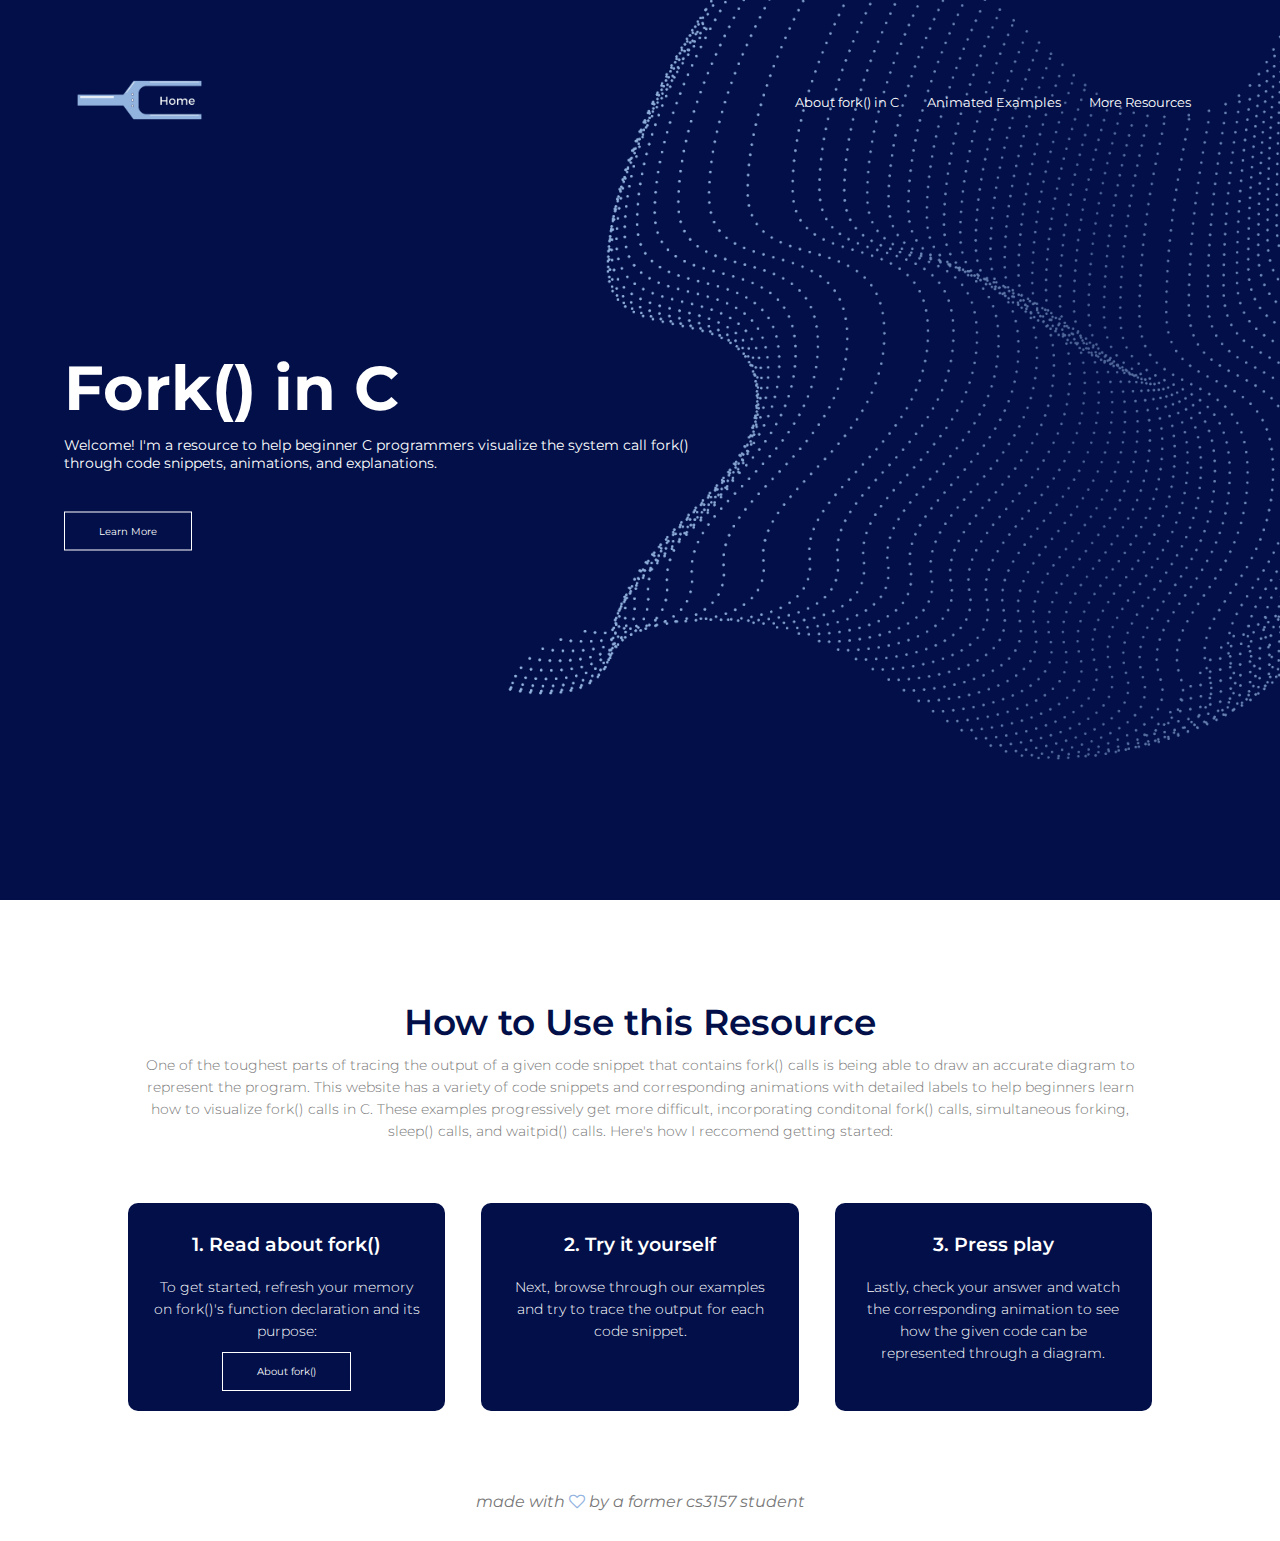
<file: index.html>
<!DOCTYPE html>
<html>
    <head>
         <meta name = "viewport" content = "with=device-width, inital-scale=1.0">
         <title> Build in HTML</title> 
         <link rel="stylesheet" href="styles.css" /> 
         <link rel="preconnect" href="https://fonts.googleapis.com"> 
         <link rel="preconnect" href="https://fonts.gstatic.com" crossorigin>
         <link href="https://fonts.googleapis.com/css2?family=Montserrat:wght@100;400&display=swap" rel="stylesheet">
         <link rel="stylesheet" href="https://stackpath.bootstrapcdn.com/font-awesome/4.7.0/css/font-awesome.min.css">
         <meta charset="UTF-8" />
    </head>
    <body>
        <section class = "header">
            <nav>
                <a href="index.html"><img src="images/logo.png"></a>
                <div class = "nav-links" id="navLinks">
                   <i class="fa fa-times-circle" onclick="hideMenu()"></i>
                    <ul>
                        <li><a href="about-fork.html">About fork() in C</a></li>
                        <li><a href="examples.html"> Animated Examples</a></li>
                        <li><a href="resources.html">More Resources</a></li>
                    </ul>
                </div>
                <i class="fa fa-bars" onclick="showMenu()"></i>
            </nav>
            <div class="title-page-text">
                <h1>Fork() in C</h1>
                <p>Welcome! I'm a resource to help beginner C programmers visualize the system call fork()<br>through code snippets, animations, and explanations.</p>
                <a href="#how-to-sec" class="btn">Learn More</a>
            </div>
        </section>

         <!---how to use this resource section-->
        <section class="how-to" id="how-to-sec">
            <h1>How to Use this Resource</h1>
            <p>One of the toughest parts of tracing the output of a given code snippet that contains fork() calls is being able to draw an accurate diagram to represent the program. This website has a variety of code snippets and corresponding animations with detailed labels to help beginners learn how to visualize fork() calls in C. These examples progressively get more difficult, incorporating conditonal fork() calls, simultaneous forking, sleep() calls, and waitpid() calls. Here's how I reccomend getting started: </p>

            <div class = "row">
                <div class = "course-col">
                    <h3>1. Read about fork()</h3>
                    <p>To get started, refresh your memory on fork()'s function declaration and its purpose: </p>
                    <a href="about-fork.html" class="btn">About fork()</a>
                </div>
                <div class = "course-col">
                    <h3>2. Try it yourself</h3>
                    <p>Next, browse through our examples and try to trace the output for each code snippet.</p>
                </div>
                <div class = "course-col">
                    <h3>3. Press play</h3>
                    <p>Lastly, check your answer and watch the corresponding animation to see how the given code can be represented through a diagram.</p>
                </div>
            </div>
        </section>
        
        <!---footer-->
        <section class = "footer"> 
            <p><em>made with <i class="fa fa-heart-o"></i> by a former cs3157 student</em></p>
        </section>
         
        <!--- javaScript for Toggle Menu --->
        <script type="text/javascript" src="js/show-hide.js"></script>
    </body>
</html>
</file>
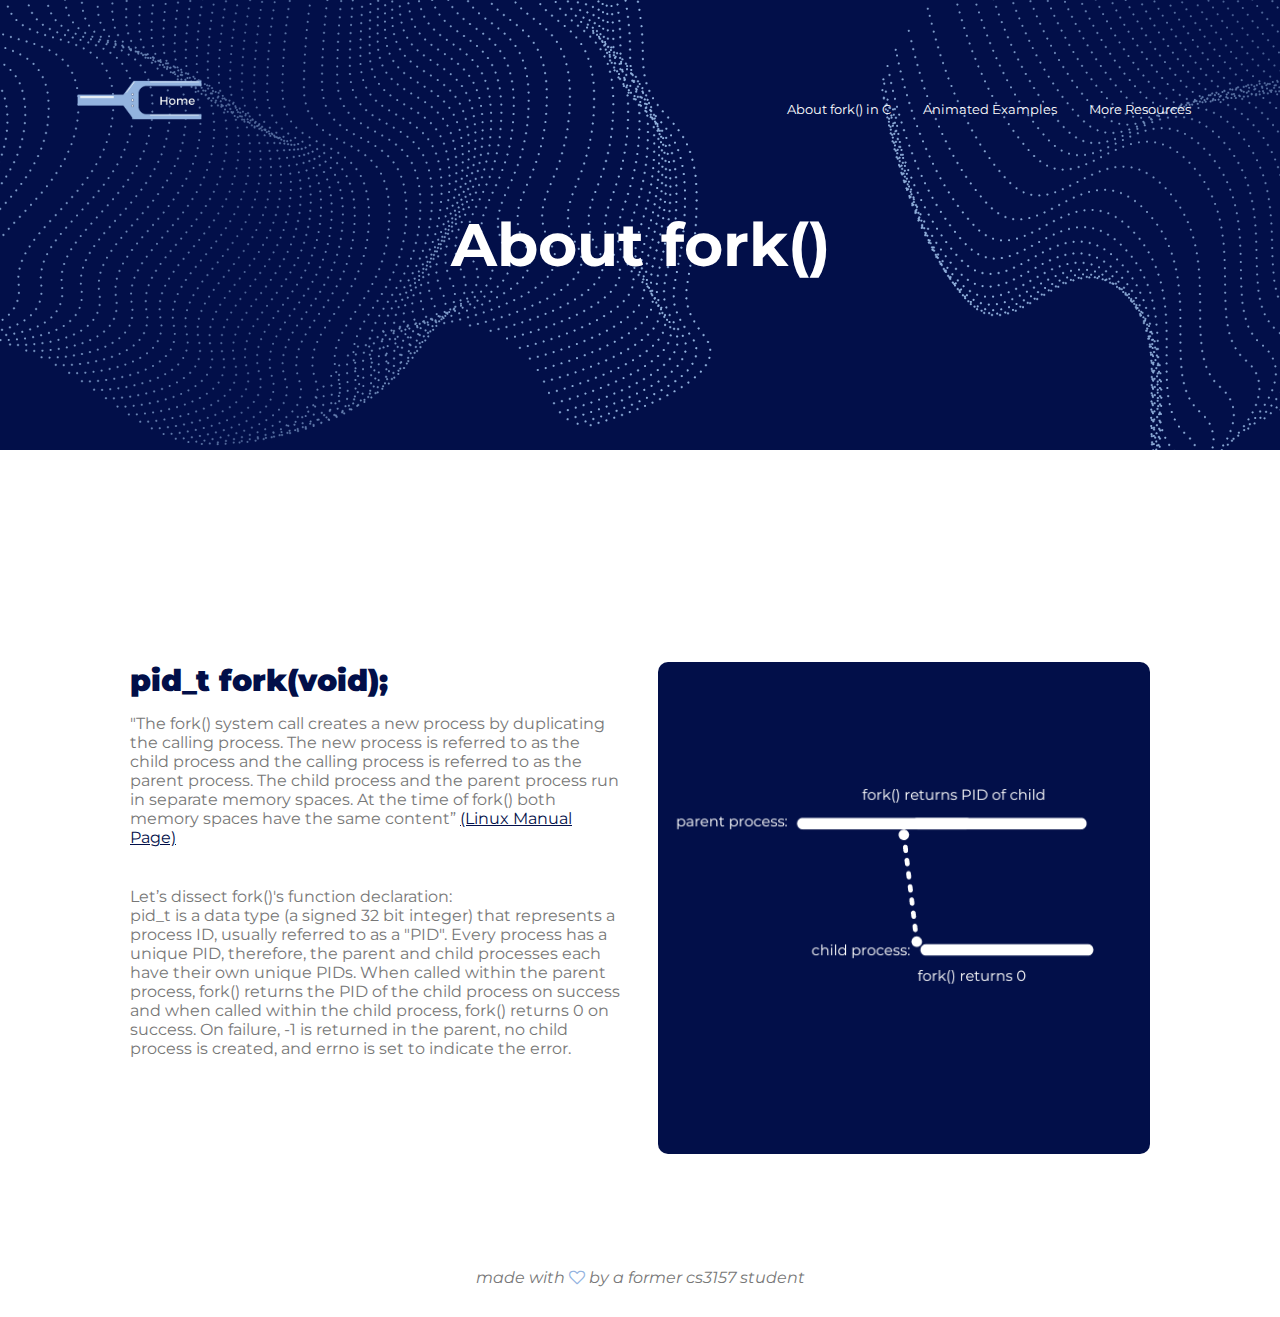
<file: about-fork.html>
<!DOCTYPE html>
<html>
   <head>
        <meta name = "viewport" content = "with=device-width, inital-scale=1.0">
        <title> Build in HTML</title> 
        <link rel="stylesheet" href="styles.css" /> 
        <link rel="preconnect" href="https://fonts.googleapis.com"> 
        <link rel="preconnect" href="https://fonts.gstatic.com" crossorigin>
        <link href="https://fonts.googleapis.com/css2?family=Montserrat:wght@100;400&display=swap" rel="stylesheet">
        <link rel="stylesheet" href="https://stackpath.bootstrapcdn.com/font-awesome/4.7.0/css/font-awesome.min.css">
        <meta charset="UTF-8" />
   </head>
   <body>
       <section class = "sub-header">
            <nav>
               <a href="index.html"><img src="images/logo.png"></a>
               <div class = "nav-links" id="navLinks">
                    <i class="fa fa-times-circle" onclick="hideMenu()"></i>
                    <ul>
                        <li><a href="about-fork.html">About fork() in C</a></li>
                        <li><a href="examples.html"> Animated Examples</a></li>
                        <li><a href="resources.html">More Resources</a></li>
                    </ul>
                </div>
                <i class="fa fa-bars" onclick="showMenu()"></i>
            </nav>
            <h1>About fork()</h1>
        </section>

        <!---about us content-->
        <section class="about-fork">
            <div class="row">
                <div class="row">
                    <div class="about-col">
                        <h1><strong> pid_t fork(void);</strong></h1>
                        <p>"The fork() system call creates a new process by duplicating the calling process. The new process is referred to as the child process and the calling process is referred to as the parent process. The child process and the parent process run in separate memory spaces.  At the time of fork() both memory spaces have the same content” <a href="https://man7.org/linux/man-pages/man2/fork.2.html">(Linux Manual Page)</a></p>
                        <p>Let’s dissect fork()'s function declaration:<br>pid_t is a data type (a signed 32 bit integer) that represents a process ID, usually referred to as a "PID". Every process has a unique PID, therefore, the parent and child processes each have their own unique PIDs. When called within the parent process, fork() returns the PID of the child process on success and when called within the child process, fork() returns 0 on success.  On failure, -1 is returned in the parent, no child process is created, and errno is set to indicate the error.</p>
                    </div>
                    <div class="about-col">
                        <img src="images/fork-diagram.png">
                    </div>
                </div>
            </div>
        </section>
         
        <!---footer-->
        <section class = "footer"> 
            <p><em>made with <i class="fa fa-heart-o"></i> by a former cs3157 student</em></p>
        </section>
         
        <!--- javaScript for Toggle Menu --->
        <script>
            var navLinks = document.getElementById("navLinks");
            function showMenu(){
                navLinks.style.right = "0px";
            }
            function hideMenu(){
                navLinks.style.right = "-200px";
            }
        </script>
    </body>
</html>
</file>
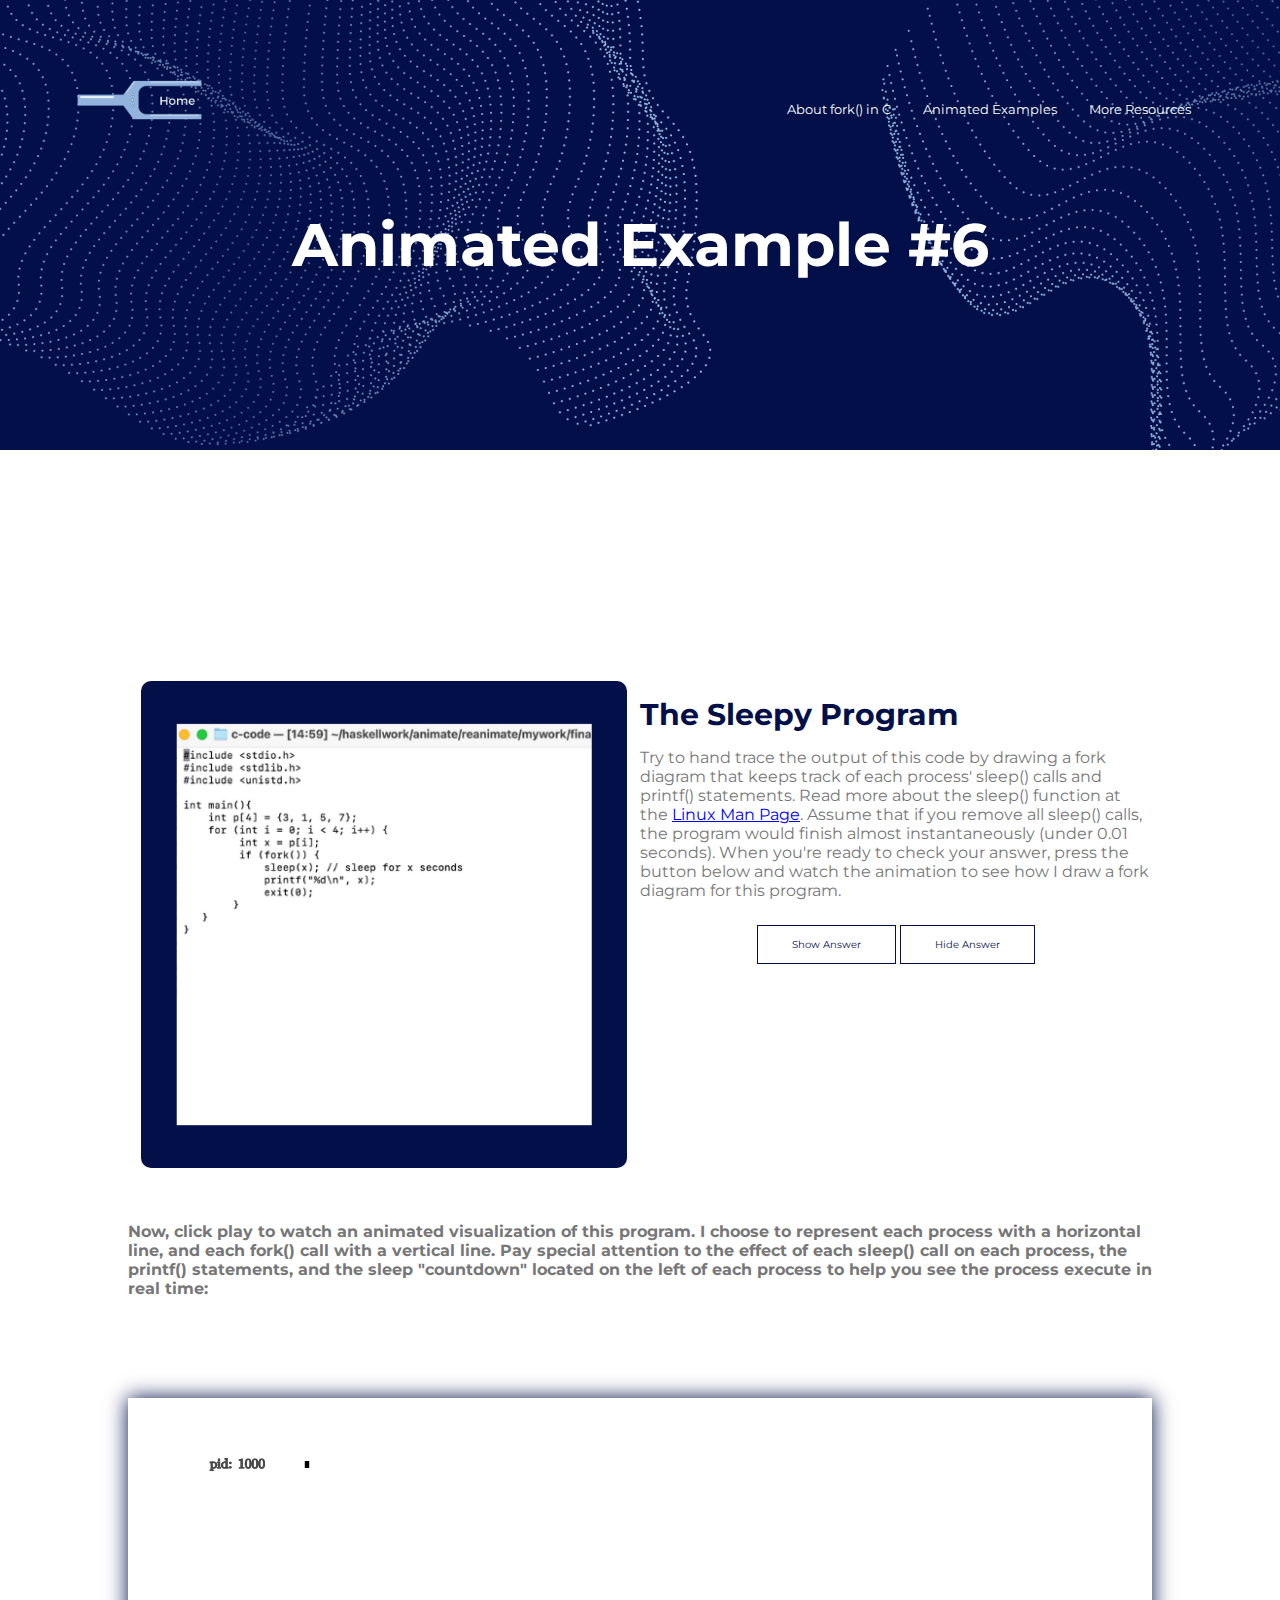
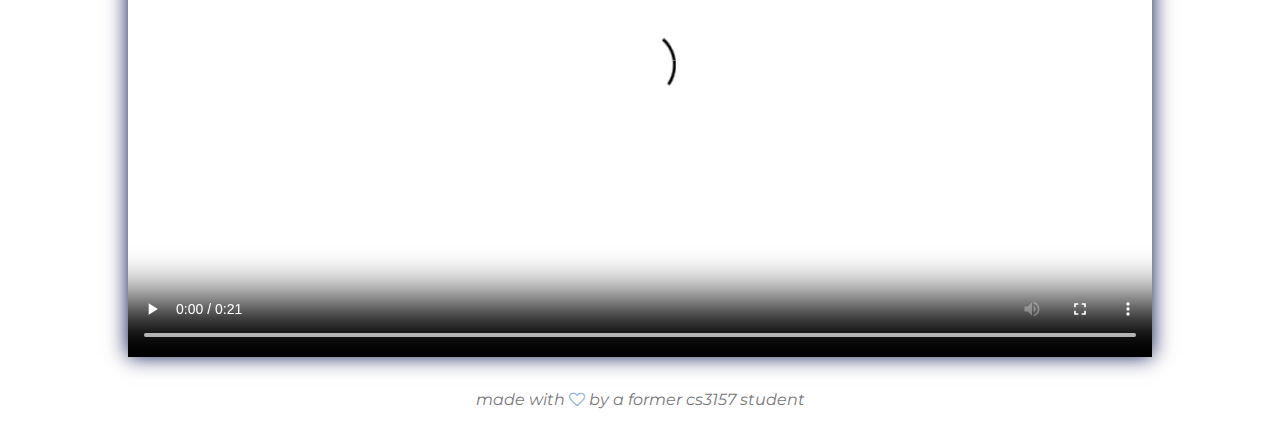
<file: compsleeper.html>
<!DOCTYPE html>
<html>
   <head>
        <meta name = "viewport" content = "with=device-width, inital-scale=1.0">
        <title> Build in HTML</title> 
        <link rel="stylesheet" href="styles.css" /> 
        <link rel="preconnect" href="https://fonts.googleapis.com"> 
        <link rel="preconnect" href="https://fonts.gstatic.com" crossorigin>
        <link href="https://fonts.googleapis.com/css2?family=Montserrat:wght@100;400&display=swap" rel="stylesheet">
        <link rel="stylesheet" href="https://stackpath.bootstrapcdn.com/font-awesome/4.7.0/css/font-awesome.min.css">
        <meta charset="UTF-8" />
    </head>
    <body>
        <section class = "sub-header">
            <nav>
                <a href="index.html"><img src="images/logo.png"></a>
                <div class = "nav-links" id="navLinks">
                   <i class="fa fa-times-circle" onclick="hideMenu()"></i>
                   <ul>
                        <li><a href="about-fork.html">About fork() in C</a></li>
                        <li><a href="examples.html"> Animated Examples</a></li>
                        <li><a href="resources.html">More Resources</a></li>
                   </ul>
                </div>
                <i class="fa fa-bars" onclick="showMenu()"></i>
            </nav>
            <h1>Animated Example #6</h1>
        </section>
        
        <!---Videoplayer-->
        <section class = "video-player">
            <div class="row">
                <div class="vid-col">
                   <img src="images/code-images/compsleep.png">
                </div>
                <div class="vid-col">
                  <h1>The Sleepy Program</h1>
                  <p>Try to hand trace the output of this code by drawing a fork diagram that keeps track of each process' sleep() calls and printf() statements. Read more about the sleep() function at the <a href="https://man7.org/linux/man-pages/man3/sleep.3.html"> Linux Man Page</a>. Assume that if you remove all sleep() calls, the program would finish almost instantaneously (under 0.01 seconds). When you're ready to check your answer, press the button below and watch the animation to see how I draw a fork diagram for this program.</p>
                  <div class="output">
                      <a class="blue-btn" onclick="showO()">Show Answer</a>
                      <a class="blue-btn" onclick="hideO()">Hide Answer</a>
                      <p id="revoutput">1<br>3<br>5<br>7<br><br>The output for this program is fixed. This means that the order of the output does not change from one run to another because the sleep() calls add "order" to the program.</p>
                 </div>
                </div>
            </div>
            <h4>Now, click play to watch an animated visualization of this program. I choose to represent each process with a horizontal line, and each fork() call with a vertical line. Pay special attention to the effect of each sleep() call on each process, the printf() statements, and the sleep "countdown" located on the left of each process to help you see the process execute in real time:</h4>
            <video controls>
                <source src = "videos/compsleep.mov" type="video/mp4">
            </video>
        </section>

        <!---footer-->
        <section class = "footer"> 
            <p><em>made with <i class="fa fa-heart-o"></i> by a former cs3157 student</em></p>
        </section>
        
        <!--- javaScript for Toggle Menu and revealing the output--->
        <script type="text/javascript" src="js/show-hide.js"></script>
        <!--- javaScript for revealing output--->
        <script type="text/javascript" src="js/reveal-output.js"></script>
    </body>
</html>
</file>
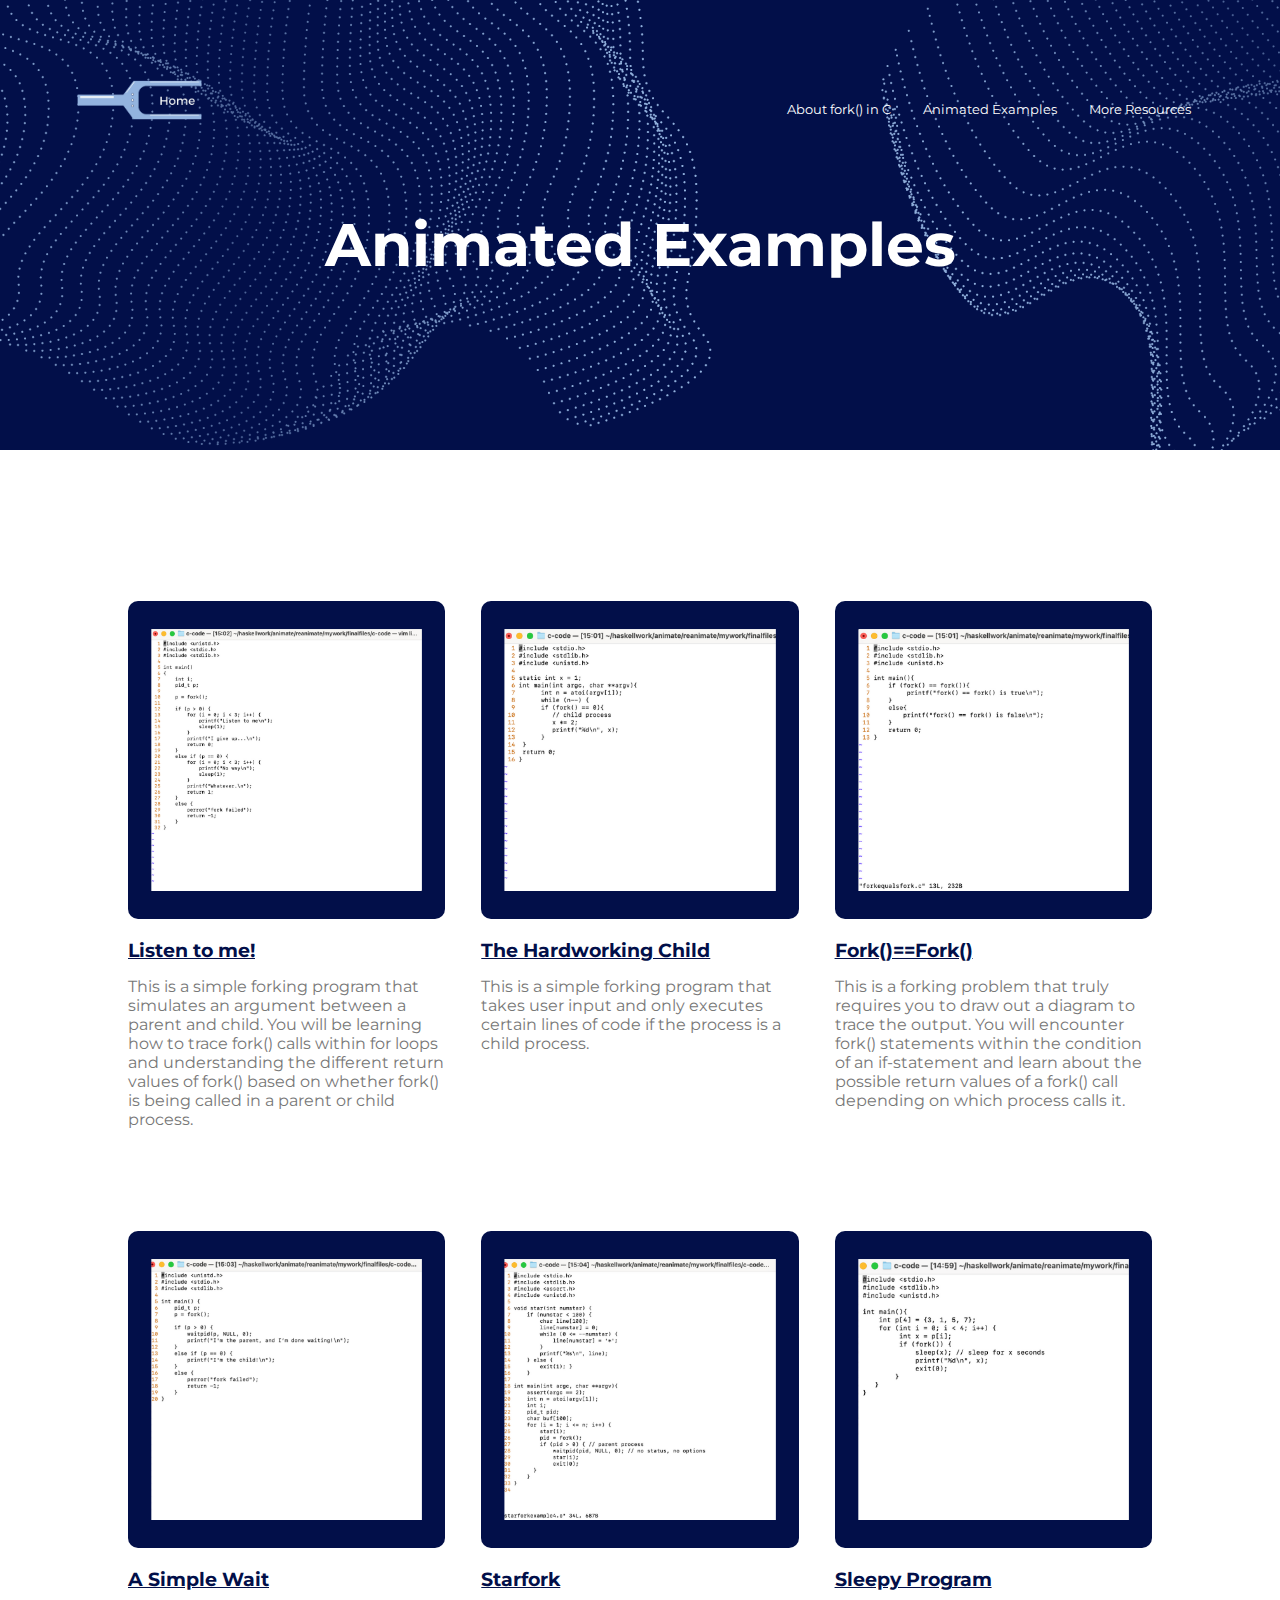
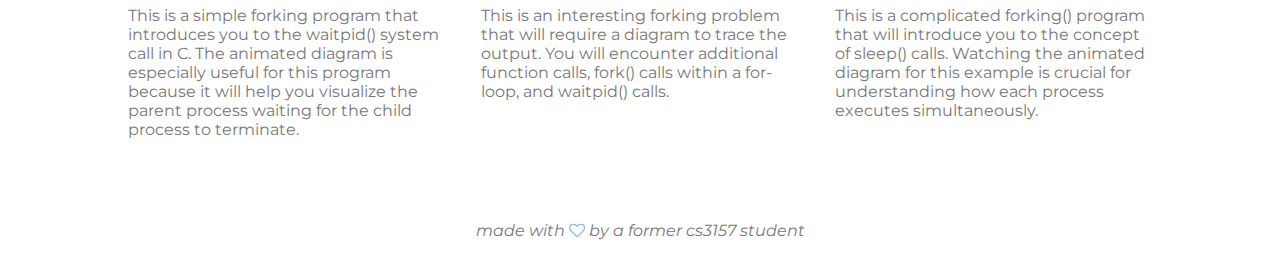
<file: examples.html>
<!DOCTYPE html>
<html>
   <head>
        <meta name = "viewport" content = "with=device-width, inital-scale=1.0">
        <title> Build in HTML</title> 
        <link rel="stylesheet" href="styles.css" /> 
        <link rel="preconnect" href="https://fonts.googleapis.com"> 
        <link rel="preconnect" href="https://fonts.gstatic.com" crossorigin>
        <link href="https://fonts.googleapis.com/css2?family=Montserrat:wght@100;400&display=swap" rel="stylesheet">
        <link rel="stylesheet" href="https://stackpath.bootstrapcdn.com/font-awesome/4.7.0/css/font-awesome.min.css">
        <meta charset="UTF-8" />
    </head>
    <body>
        <section class = "sub-header">
            <nav>
               <a href="index.html"><img src="images/logo.png"></a>
                <div class = "nav-links" id="navLinks">
                   <i class="fa fa-times-circle" onclick="hideMenu()"></i>
                    <ul>
                        <li><a href="about-fork.html">About fork() in C</a></li>
                        <li><a href="examples.html"> Animated Examples</a></li>
                        <li><a href="resources.html">More Resources</a></li>
                    </ul>
                </div>
                <i class="fa fa-bars" onclick="showMenu()"></i>
            </nav>
            <h1>Animated Examples</h1>
        </section>
        
       
        <!---Facilities-->
        <section class = "examples">
            <div class="row">
                <div class ="examples-col">
                    <img src="images/code-images/listentome.png">
                    <h3><a href="listentome.html">Listen to me!</a></h3>
                    <p>This is a simple forking program that simulates an argument between a parent and child. You will be learning how to trace fork() calls within for loops and understanding the different return values of fork() based on whether fork() is being called in a parent or child process.</p>
                </div>
                
                <div class ="examples-col">
                   <img src="images/code-images/examAfork.png">
                   <h3><a href="hardworkingchild.html">The Hardworking Child</a></h3>
                   <p>This is a simple forking program that takes user input and only executes certain lines of code if the process is a child process.</p>
               </div>

               <div class ="examples-col">
                   <img src="images/code-images/fork=fork.png">
                   <h3><a href="fork=fork.html">Fork()==Fork()</a></h3>
                   <p>This is a forking problem that truly requires you to draw out a diagram to trace the output. You will encounter fork() statements within the condition of an if-statement and learn about the possible return values of a fork() call depending on which process calls it.</p>
               </div>
            </div>

            <div class="row">
                <div class ="examples-col">
                    <img src="images/code-images/simplewait.png">
                    <h3><a href="simple-waitpid.html">A Simple Wait</a></h3>
                    <p>This is a simple forking program that introduces you to the waitpid() system call in C. The animated diagram is especially useful for this program because it will help you visualize the parent process waiting for the child process to terminate.</p>
                </div>

                <div class ="examples-col">
                   <img src="images/code-images/starfork.png">
                   <h3><a href="starfork.html">Starfork</a></h3>
                   <p>This is an interesting forking problem that will require a diagram to trace the output. You will encounter additional function calls, fork() calls within a for-loop, and waitpid() calls.</p>
               </div>

               <div class ="examples-col">
                   <img src="images/code-images/compsleep.png">
                   <h3><a href="compsleeper.html">Sleepy Program</a></h3>
                   <p>This is a complicated forking() program that will introduce you to the concept of sleep() calls. Watching the animated diagram for this example is crucial for understanding how each process executes simultaneously.</p>
               </div>
            </div>
        </section>
        
        <!---footer-->
        <section class = "footer"> 
            <p><em>made with <i class="fa fa-heart-o"></i> by a former cs3157 student</em></p>
        </section>
         
        <!--- javaScript for Toggle Menu --->
        <script type="text/javascript" src="js/show-hide.js"></script>
    </body>
</html>
</file>
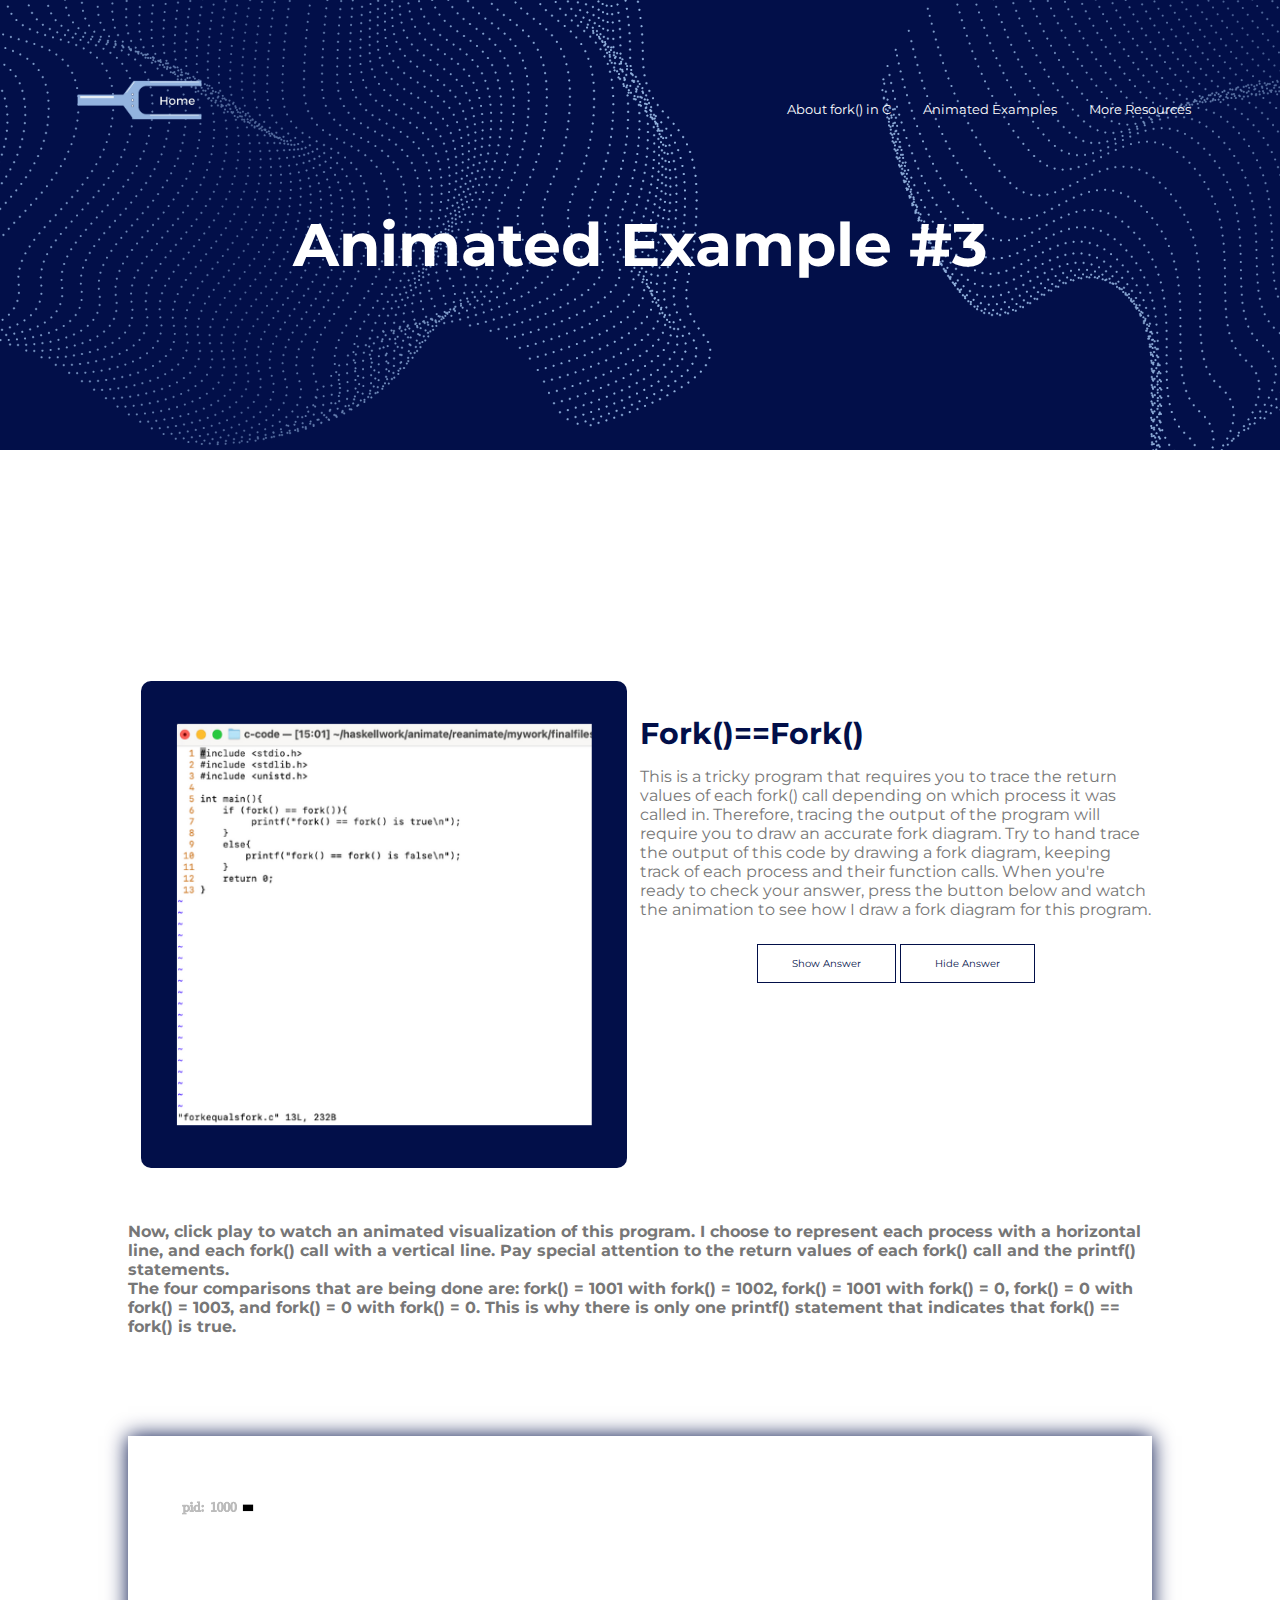
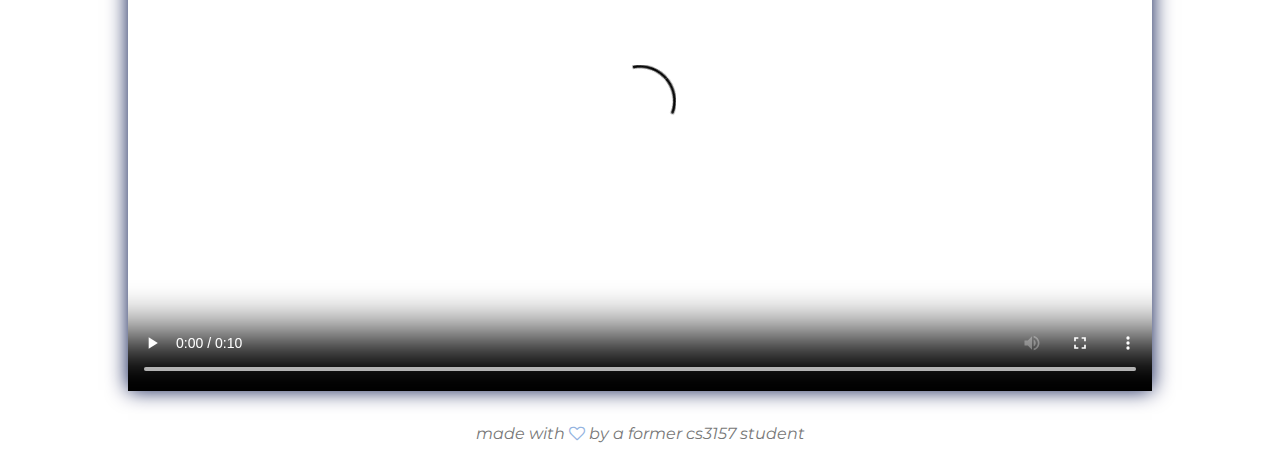
<file: fork=fork.html>
<!DOCTYPE html>
<html>
   <head>
        <meta name = "viewport" content = "with=device-width, inital-scale=1.0">
        <title> Build in HTML</title> 
        <link rel="stylesheet" href="styles.css" /> 
        <link rel="preconnect" href="https://fonts.googleapis.com"> 
        <link rel="preconnect" href="https://fonts.gstatic.com" crossorigin>
        <link href="https://fonts.googleapis.com/css2?family=Montserrat:wght@100;400&display=swap" rel="stylesheet">
        <link rel="stylesheet" href="https://stackpath.bootstrapcdn.com/font-awesome/4.7.0/css/font-awesome.min.css">
        <meta charset="UTF-8" />
    </head>
    <body>
        <section class = "sub-header">
            <nav>
               <a href="index.html"><img src="images/logo.png"></a>
                <div class = "nav-links" id="navLinks">
                   <i class="fa fa-times-circle" onclick="hideMenu()"></i>
                   <ul>
                        <li><a href="about-fork.html">About fork() in C</a></li>
                        <li><a href="examples.html"> Animated Examples</a></li>
                        <li><a href="resources.html">More Resources</a></li>
                   </ul>
                </div>
                <i class="fa fa-bars" onclick="showMenu()"></i>
            </nav>
            <h1>Animated Example #3</h1>
        </section>
        
        <!---Videoplayer-->
        <section class = "video-player">
            <div class="row">
                <div class="vid-col">
                   <img src="images/code-images/fork=fork.png">
                </div>

                <div class="vid-col">
                    <h1>Fork()==Fork()</h1>
                    <p>This is a tricky program that requires you to trace the return values of each fork() call depending on which process it was called in. Therefore, tracing the output of the program will require you to draw an accurate fork diagram. Try to hand trace the output of this code by drawing a fork diagram, keeping track of each process and their function calls. When you're ready to check your answer, press the button below and watch the animation to see how I draw a fork diagram for this program.</p>
                    <div class="output">
                      <a class="blue-btn" onclick="showO()">Show Answer</a>
                      <a class="blue-btn" onclick="hideO()">Hide Answer</a>
                      <p id="revoutput">fork() == fork() is false<br>fork() == fork() is false<br>fork() == fork() is false<br>fork() == fork() is true<br>Since these 4 statements are being printed simultaneously, the printing order can change from one run to another.</p>
                    </div>
                </div>
            </div>
            <h4>Now, click play to watch an animated visualization of this program. I choose to represent each process with a horizontal line, and each fork() call with a vertical line. Pay special attention to the return values of each fork() call and the printf() statements.<br>The four comparisons that are being done are: fork() = 1001 with fork() = 1002, fork() = 1001 with fork() = 0, fork() = 0 with fork() = 1003, and fork() = 0 with fork() = 0. This is why there is only one printf() statement that indicates that fork() == fork() is true. </h4>
            <video controls>
                <source src = "videos/fork=fork.mov" type="video/mp4">
            </video>
        </section>
        
        <!---footer-->
        <section class = "footer"> 
            <p><em>made with <i class="fa fa-heart-o"></i> by a former cs3157 student</em></p>
        </section>
         
        <!--- javaScript for Toggle Menu--->
        <script type="text/javascript" src="js/show-hide.js"></script>
        <!--- javaScript for revealing output--->
        <script type="text/javascript" src="js/reveal-output.js"></script>
    </body>
 </html>
</file>
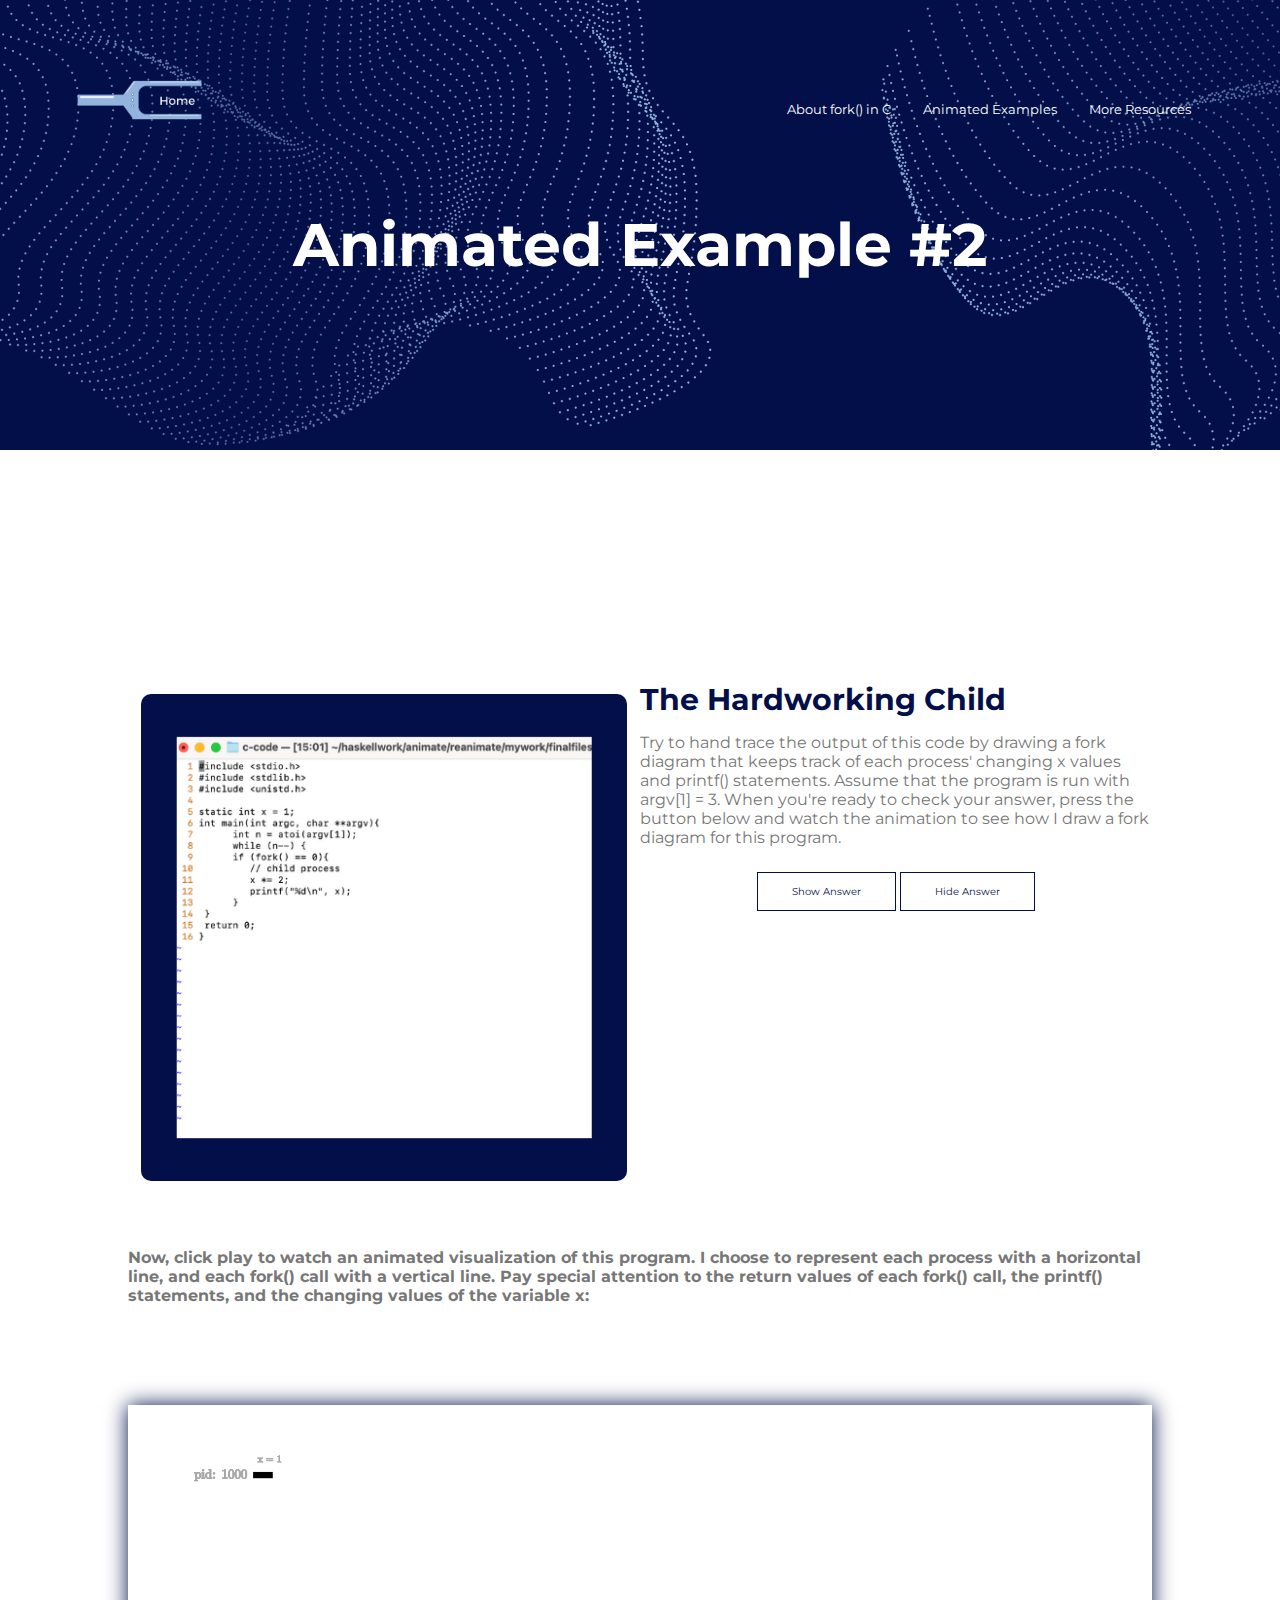
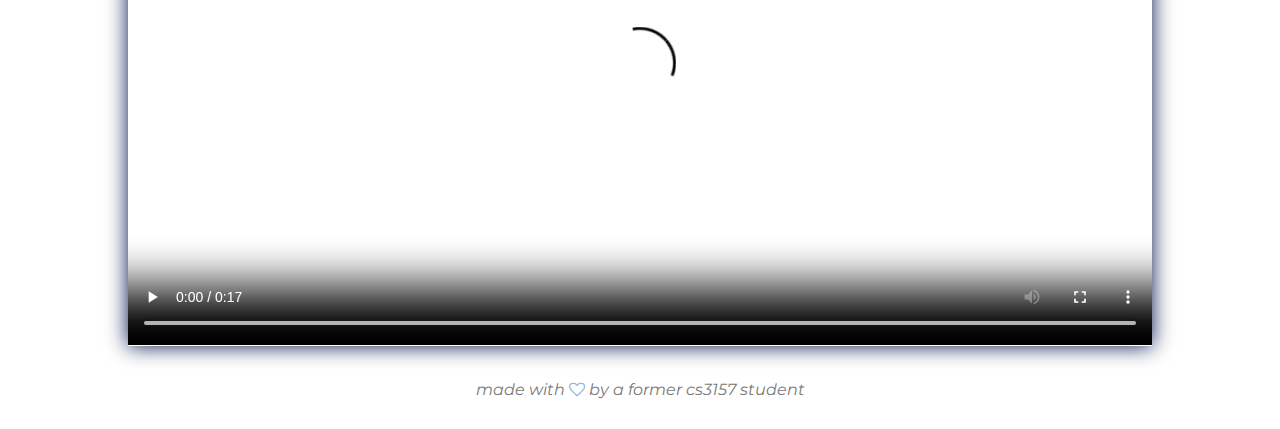
<file: hardworkingchild.html>
<!DOCTYPE html>
<html>
   <head>
        <meta name = "viewport" content = "with=device-width, inital-scale=1.0">
        <title> Build in HTML</title> 
        <link rel="stylesheet" href="styles.css" /> 
        <link rel="preconnect" href="https://fonts.googleapis.com"> 
        <link rel="preconnect" href="https://fonts.gstatic.com" crossorigin>
        <link href="https://fonts.googleapis.com/css2?family=Montserrat:wght@100;400&display=swap" rel="stylesheet">
        <link rel="stylesheet" href="https://stackpath.bootstrapcdn.com/font-awesome/4.7.0/css/font-awesome.min.css">
        <meta charset="UTF-8" />
    </head>
    <body>
        <section class = "sub-header">
            <nav>
               <a href="index.html"><img src="images/logo.png"></a>
                <div class = "nav-links" id="navLinks">
                   <i class="fa fa-times-circle" onclick="hideMenu()"></i>
                    <ul>
                        <li><a href="about-fork.html">About fork() in C</a></li>
                        <li><a href="examples.html"> Animated Examples</a></li>
                        <li><a href="resources.html">More Resources</a></li>
                    </ul>
                </div>
                <i class="fa fa-bars" onclick="showMenu()"></i>
            </nav>
            <h1>Animated Example #2</h1>
        </section>
        
       
        <!---Videoplayer-->
        <section class = "video-player">
            <div class="row">
                <div class="vid-col">
                   <img src="images/code-images/examAfork.png">
                </div>
                <div class="vid-col">
                  <h1>The Hardworking Child</h1>
                  <p>Try to hand trace the output of this code by drawing a fork diagram that keeps track of each process' changing x values and printf() statements. Assume that the program is run with argv[1] = 3. When you're ready to check your answer, press the button below and watch the animation to see how I draw a fork diagram for this program.</p>
                  <div class="output">
                      <a class="blue-btn" onclick="showO()">Show Answer</a>
                      <a class="blue-btn" onclick="hideO()">Hide Answer</a>
                      <p id="revoutput">2<br>2<br>4<br>2<br>2<br>4<br>4<br>8<br><br>Since these processes are running simultaneously, the printing order changes from one run to another. Your answer, however, should have the exact number of lines of output and the exact number of 2s, 4s, and 8s as the answer displayed above.</p>
                 </div>
                </div>
            </div>
            <h4>Now, click play to watch an animated visualization of this program. I choose to represent each process with a horizontal line, and each fork() call with a vertical line. Pay special attention to the return values of each fork() call, the printf() statements, and the changing values of the variable x:</h4>
            <video controls>
                <source src = "videos/examAfork.mov" type="video/mp4">
            </video>
        </section>

        <!---footer-->
        <section class = "footer"> 
            <p><em>made with <i class="fa fa-heart-o"></i> by a former cs3157 student</em></p>
        </section>
         
        <!--- javaScript for Toggle Menu --->
        <script>
            var navLinks = document.getElementById("navLinks");
            function showMenu(){
                navLinks.style.right = "0px";
            }
            function hideMenu(){
                navLinks.style.right = "-200px";
            }
         </script>

        <!--- javaScript for the toggle menu --->
        <script type="text/javascript" src="js/show-hide.js"></script>
        <!--- javaScript for revealing the output --->
        <script type="text/javascript" src="js/reveal-output.js"></script>
    </body>
 </html>
</file>
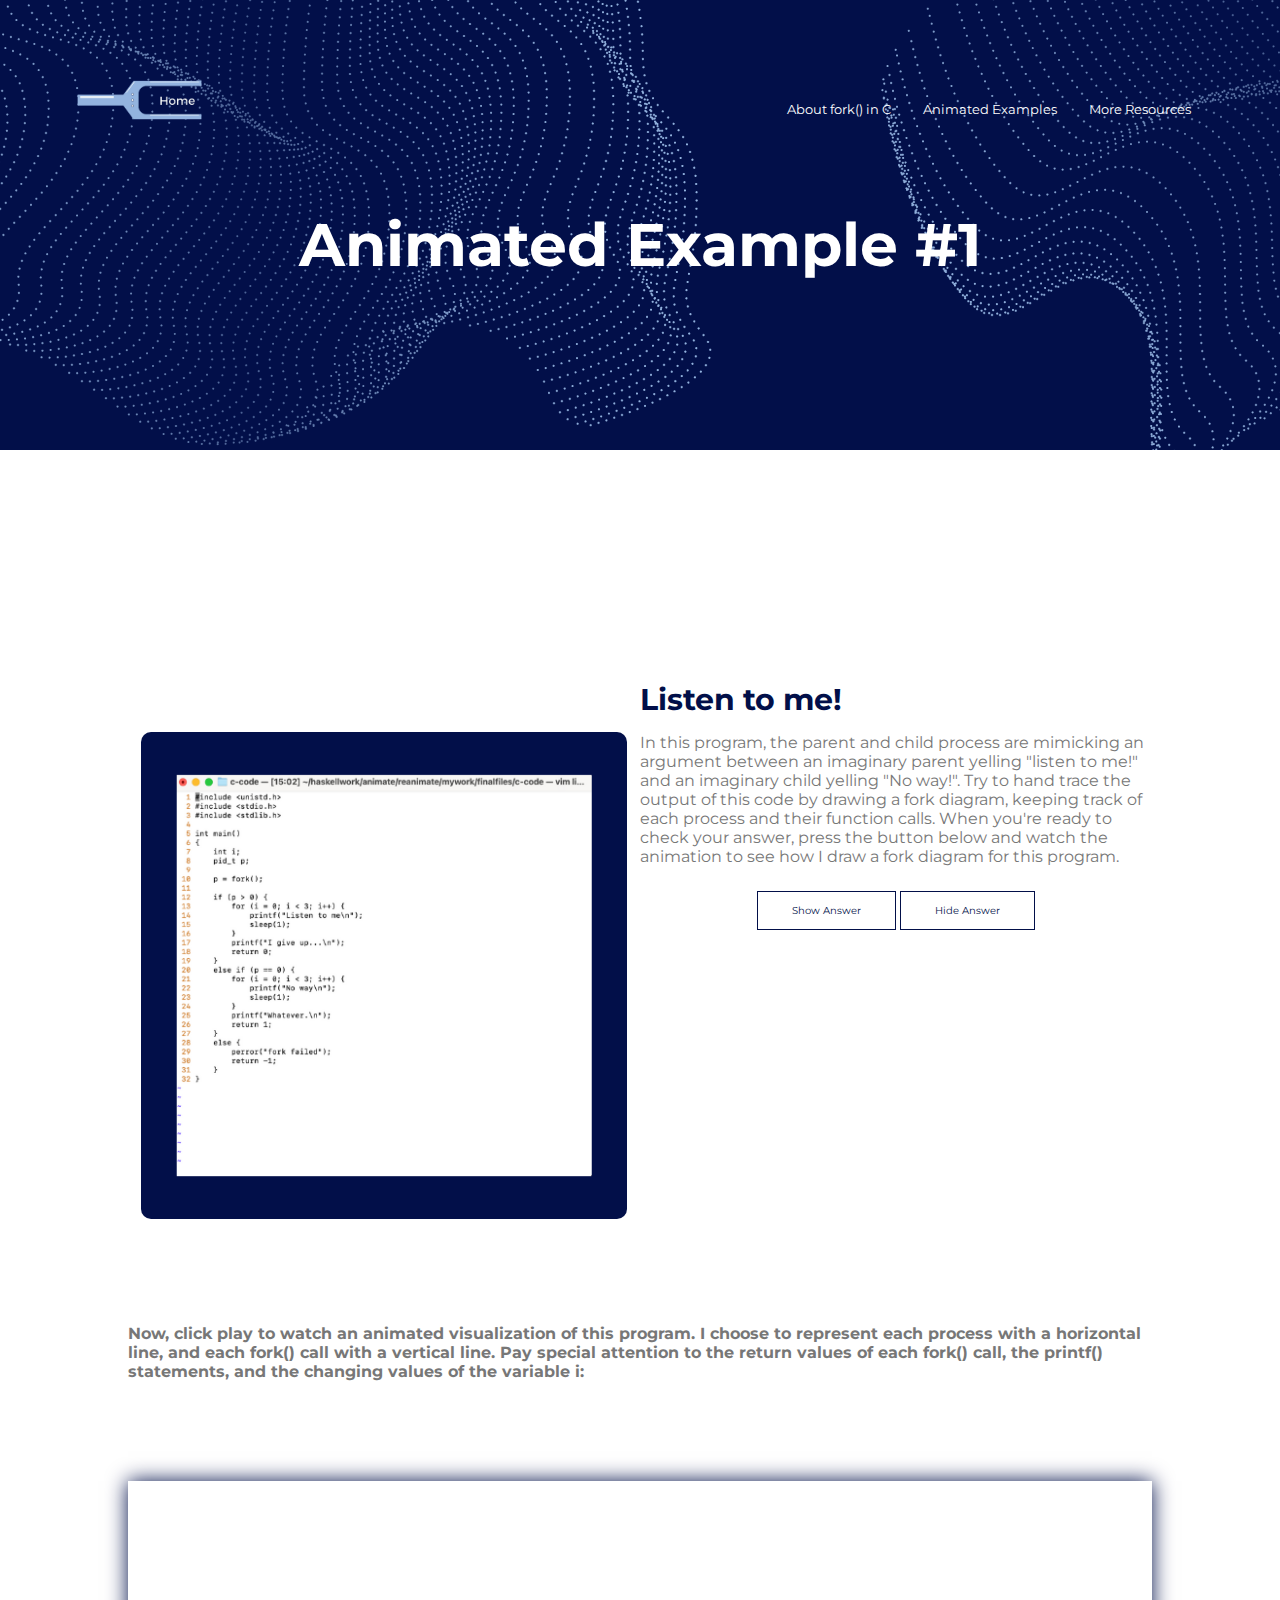
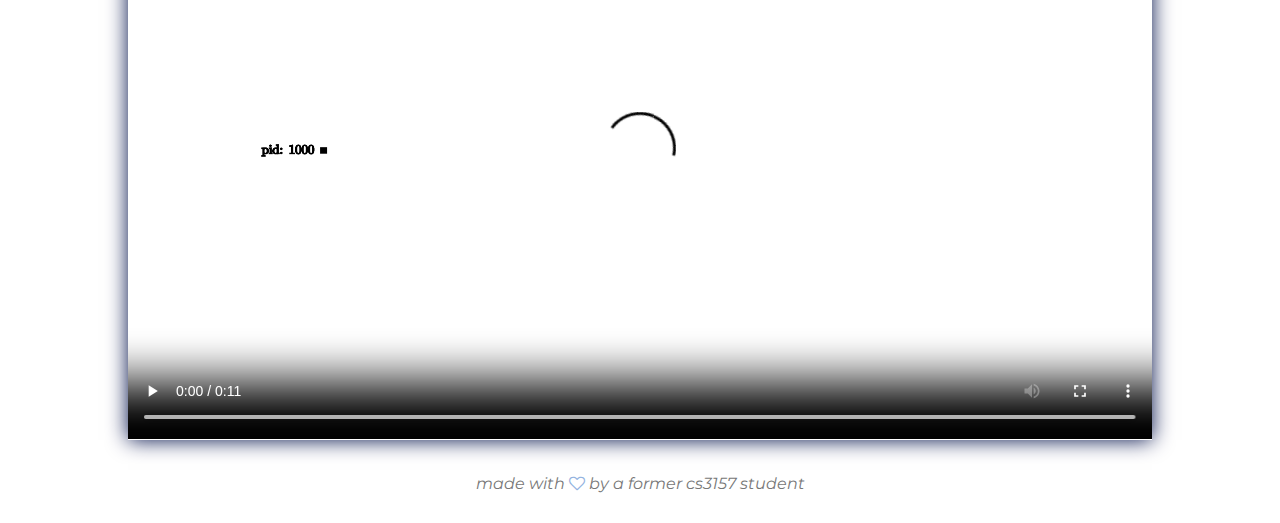
<file: listentome.html>
<!DOCTYPE html>
<html>
   <head>
        <meta name = "viewport" content = "with=device-width, inital-scale=1.0">
        <title> Build in HTML</title> 
        <link rel="stylesheet" href="styles.css" /> 
        <link rel="preconnect" href="https://fonts.googleapis.com"> 
        <link rel="preconnect" href="https://fonts.gstatic.com" crossorigin>
        <link href="https://fonts.googleapis.com/css2?family=Montserrat:wght@100;400&display=swap" rel="stylesheet">
        <link rel="stylesheet" href="https://stackpath.bootstrapcdn.com/font-awesome/4.7.0/css/font-awesome.min.css">
        <meta charset="UTF-8" />
    </head>
    <body>
        <section class = "sub-header">
            <nav>
               <a href="index.html"><img src="images/logo.png"></a>
               <div class = "nav-links" id="navLinks">
                   <i class="fa fa-times-circle" onclick="hideMenu()"></i>
                    <ul>
                        <li><a href="about-fork.html">About fork() in C</a></li>
                        <li><a href="examples.html"> Animated Examples</a></li>
                        <li><a href="resources.html">More Resources</a></li>
                    </ul>
                </div>
                <i class="fa fa-bars" onclick="showMenu()"></i>
            </nav>
            <h1>Animated Example #1</h1>
        </section>
        
       
        <!---Videoplayer-->
        <section class = "video-player">
            <div class="row">
                <div class="vid-col">
                   <img src="images/code-images/listentome.png">
                </div>
                
                <div class="vid-col">
                    <h1>Listen to me!</h1>
                    <p>In this program, the parent and child process are mimicking an argument between an imaginary parent yelling "listen to me!" and an imaginary child yelling "No way!". Try to hand trace the output of this code by drawing a fork diagram, keeping track of each process and their function calls. When you're ready to check your answer, press the button below and watch the animation to see how I draw a fork diagram for this program.</p>
                    <div class="output">
                        <a class="blue-btn" onclick="showO()">Show Answer</a>
                        <a class="blue-btn" onclick="hideO()">Hide Answer</a>
                        <p id="revoutput">Listen to me!<br>No way!<br>Listen to me!<br>No way!<br>Listen to me!<br>No way!<br>I give up...<br>Whatever.<br><br>The answer above is only one of the possible answers for this problem. Since the two processes are happening simultaneously, the "Listen to me" and "No way!" statements could be printed in any order. Your answer should specify, however, that the "Listen to me" and "No way" statements are printed before the "Whatever." and "I give up..." statements since they are outside of the for-loops.</p>
                    </div>
                </div>
            </div>
            <h4>Now, click play to watch an animated visualization of this program. I choose to represent each process with a horizontal line, and each fork() call with a vertical line. Pay special attention to the return values of each fork() call, the printf() statements, and the changing values of the variable i:</h4>
            <video controls>
                <source src = "videos/listentome.mov" type="video/mp4">
            </video>
        </section>
        
        <!---footer-->
        <section class = "footer"> 
            <p><em>made with <i class="fa fa-heart-o"></i> by a former cs3157 student</em></p>
        </section>
         
        <!--- javaScript for Toggle Menu --->
        <script>
            var navLinks = document.getElementById("navLinks");
            function showMenu(){
                navLinks.style.right = "0px";
            }
            function hideMenu(){
                navLinks.style.right = "-200px";
            }
        </script>

        <!--- javaScript for revealing the output --->
        <script>
            var revoutput = document.getElementById("revoutput");
            function showO(){
                revoutput.style.color = "#020F49";
            }
            function hideO(){
                revoutput.style.color = "#fff";
            }
        </script>
    </body>
 </html>
</file>
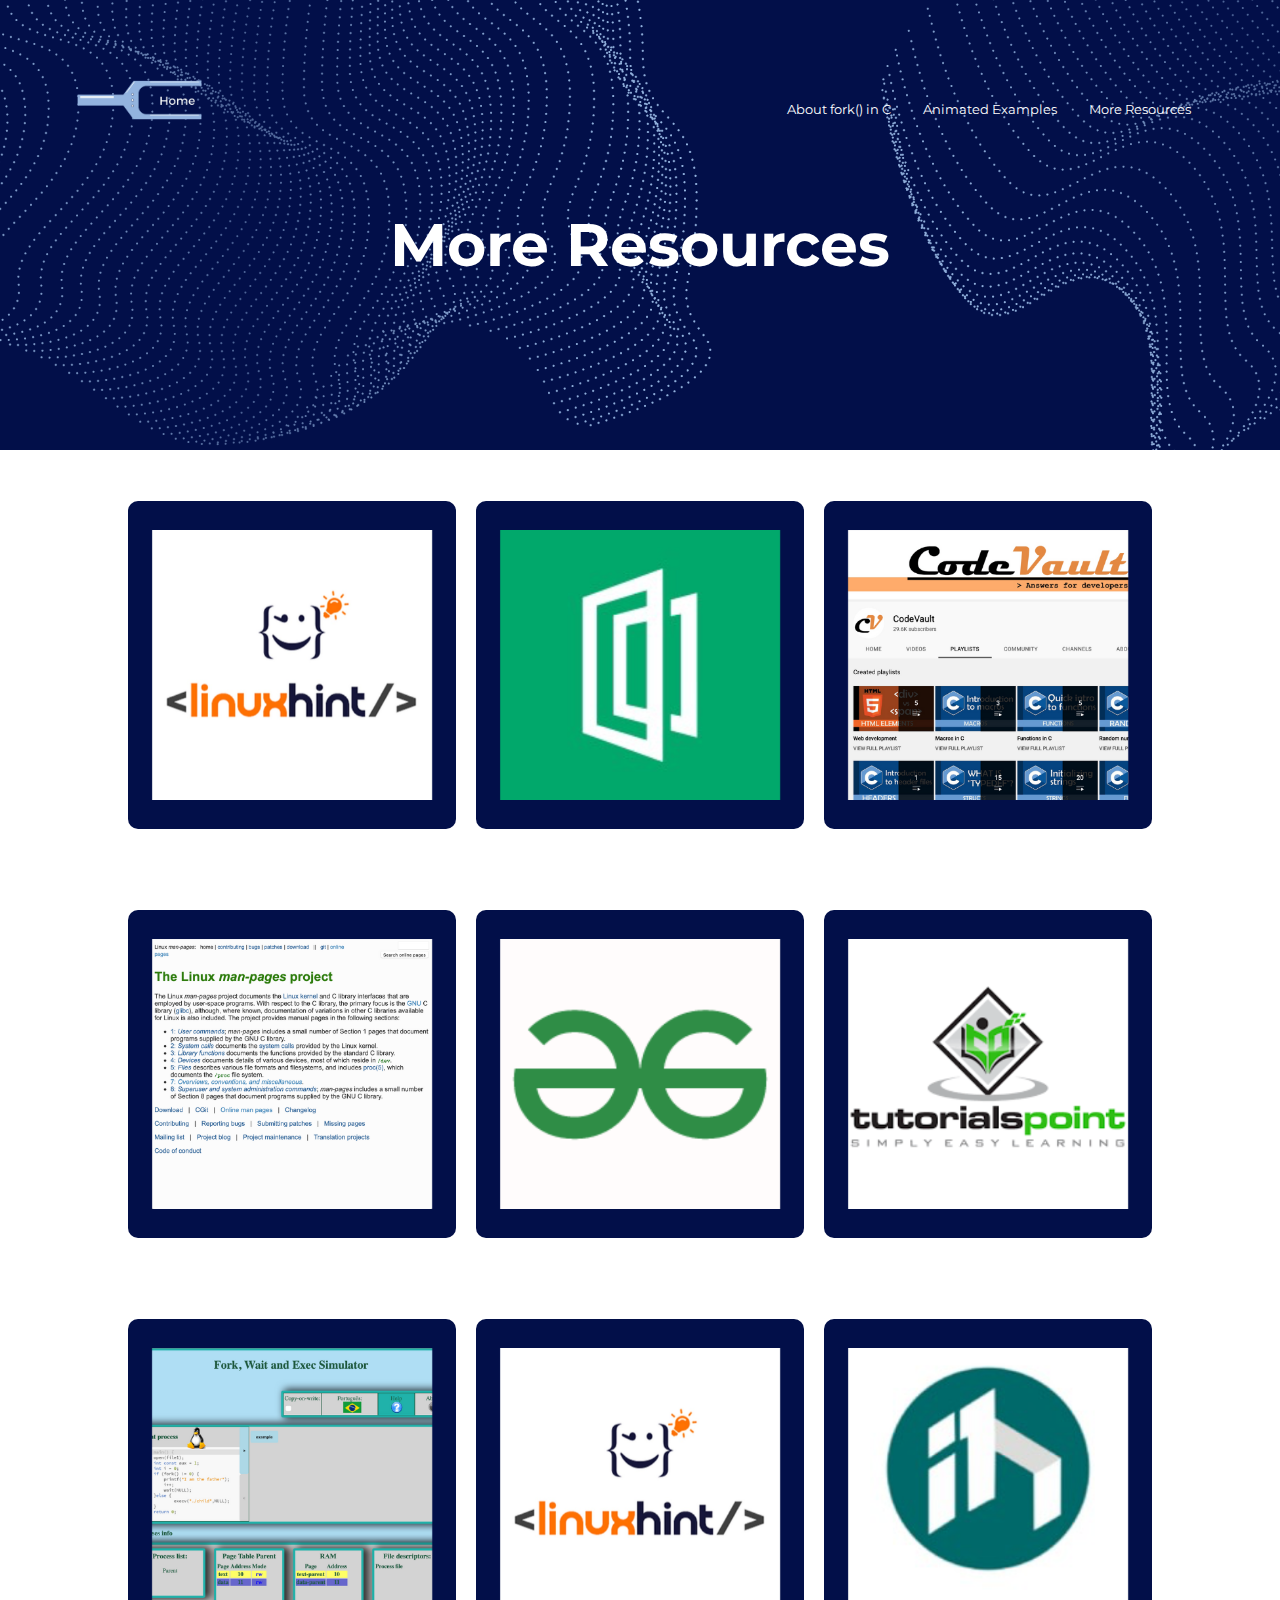
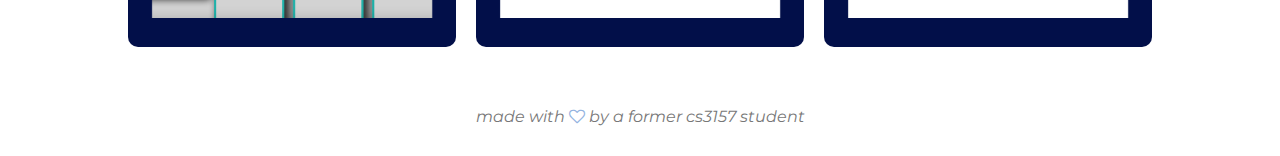
<file: resources.html>
<!DOCTYPE html>
<html>
   <head>
        <meta name = "viewport" content = "with=device-width, inital-scale=1.0">
        <title> Build in HTML</title> 
        <link rel="stylesheet" href="styles.css" /> 
        <link rel="preconnect" href="https://fonts.googleapis.com"> 
        <link rel="preconnect" href="https://fonts.gstatic.com" crossorigin>
        <link href="https://fonts.googleapis.com/css2?family=Montserrat:wght@100;400&display=swap" rel="stylesheet">
        <link rel="stylesheet" href="https://stackpath.bootstrapcdn.com/font-awesome/4.7.0/css/font-awesome.min.css">
        <meta charset="UTF-8" />
    </head>
    <body>
        <section class = "sub-header">
            <nav>
               <a href="index.html"><img src="images/logo.png"></a>
                <div class = "nav-links" id="navLinks">
                   <i class="fa fa-times-circle" onclick="hideMenu()"></i>
                    <ul>
                        <li><a href="about-fork.html">About fork() in C</a></li>
                        <li><a href="examples.html"> Animated Examples</a></li>
                        <li><a href="resources.html">More Resources</a></li>
                    </ul>
                </div>
                <i class="fa fa-bars" onclick="showMenu()"></i>
            </nav>
            <h1>More Resources</h1>
        </section>
        
       
        <!---Resources section------>
        <section class="resources">
            <div class="row">
                <div class = "resources-col">
                    <img src = "images/home/linux-hint.png">
                    <div class="layer">
                        <h3><a href="https://linuxhint.com/fork_linux_system_call_c/">linuxhint.com</a></h3>
                    </div>
                </div>
                <div class = "resources-col">
                    <img src = "images/home/sectionio.png">
                    <div class="layer">
                        <h3><a href="https://www.section.io/engineering-education/fork-in-c-programming-language/">section.io</a></h3>
                    </div>
                </div>
                <div class = "resources-col">
                    <img src = "images/home/code-vault.png">
                    <div class="layer">
                        <h3><a href="https://www.youtube.com/watch?v=cex9XrZCU14">Code Vault's Youtube Video</a></h3>
                    </div>
                </div>
            </div>

            <div class="row">
                <div class = "resources-col">
                   <img src = "images/home/linux-man.png">
                   <div class="layer">
                        <h3><a href="https://man7.org/linux/man-pages/man2/fork.2.html">Linux Manual Page</a></h3>
                   </div>
               </div>
               <div class = "resources-col">
                    <img src = "images/home/gforg.png">
                    <div class="layer">
                        <h3><a href="https://www.geeksforgeeks.org/fork-system-call/">Geeks for Geeks</a></h3>
                    </div>
               </div>
               <div class = "resources-col">
                    <img src = "images/home/tutorialsp.png">
                    <div class="layer">
                        <h3><a href="https://www.tutorialspoint.com/fork-in-c">tutorialspoint.com</a></h3>                           
                    </div>
               </div>
            </div>

            <div class="row">
                <div class = "resources-col">
                    <img src = "images/home/fork-sim.png">
                    <div class="layer">
                        <h3><a href="http://lasdpc.icmc.usp.br/~ssc640/pos/fork-wait-exec-simulator/">Fork Simulator</a></h3>
                   </div>
               </div>
               <div class = "resources-col">
                    <img src = "images/home/linux-hint.png">
                    <div class="layer">
                        <h3><a href="https://linuxhint.com/c_fork_system_call/">linuxhint.com: writing your first fork() program</a></h3>
                    </div>
               </div>
               <div class = "resources-col">
                    <img src = "images/home/include-h.png">
                    <div class="layer">
                        <h3><a href="https://www.includehelp.com/c-programs/c-fork-function-linux-example.aspx">includehelp.com</a></h3>                           
                    </div>
               </div>
            </div>
        </section>

        <!---footer-->
        <section class = "footer"> 
            <p><em>made with <i class="fa fa-heart-o"></i> by a former cs3157 student</em></p>
        </section>
         
        <!--- javaScript for Toggle Menu --->
        <script type="text/javascript" src="js/show-hide.js"></script>
    </body>
</html>
</file>
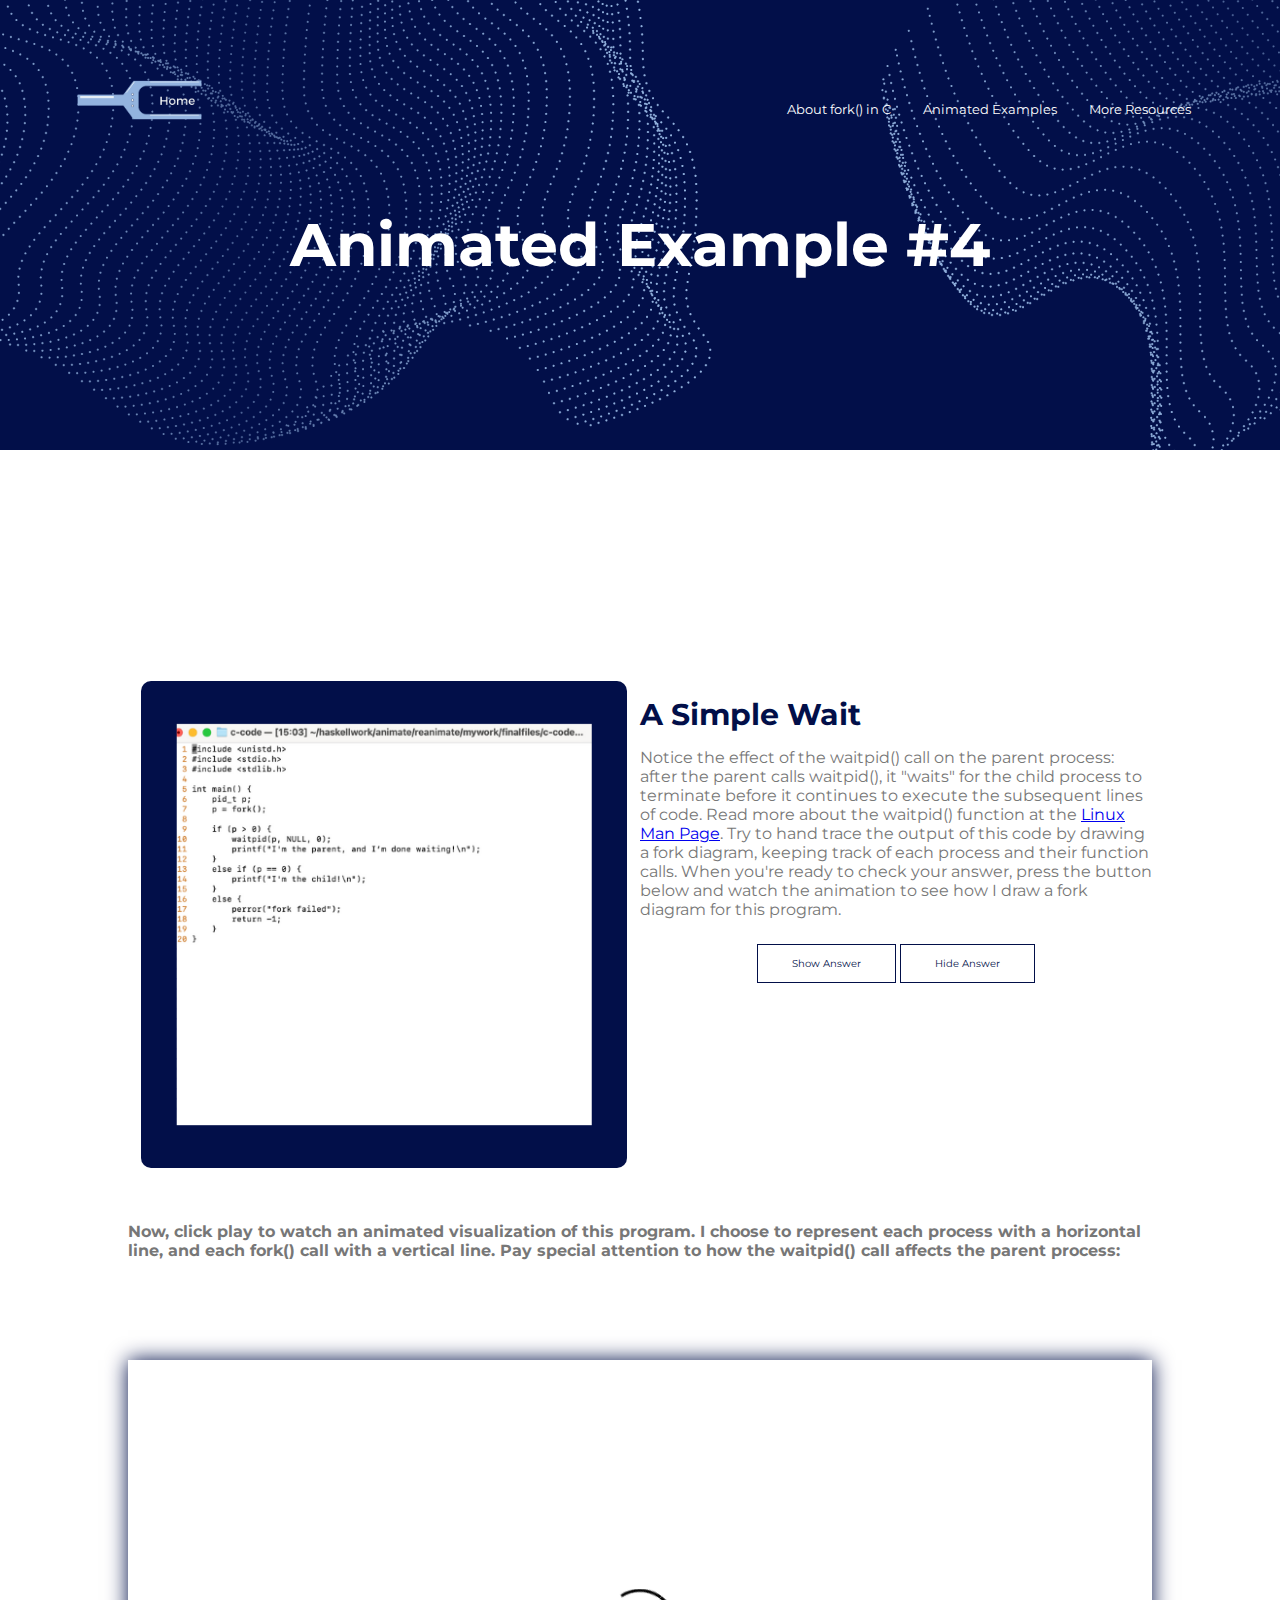
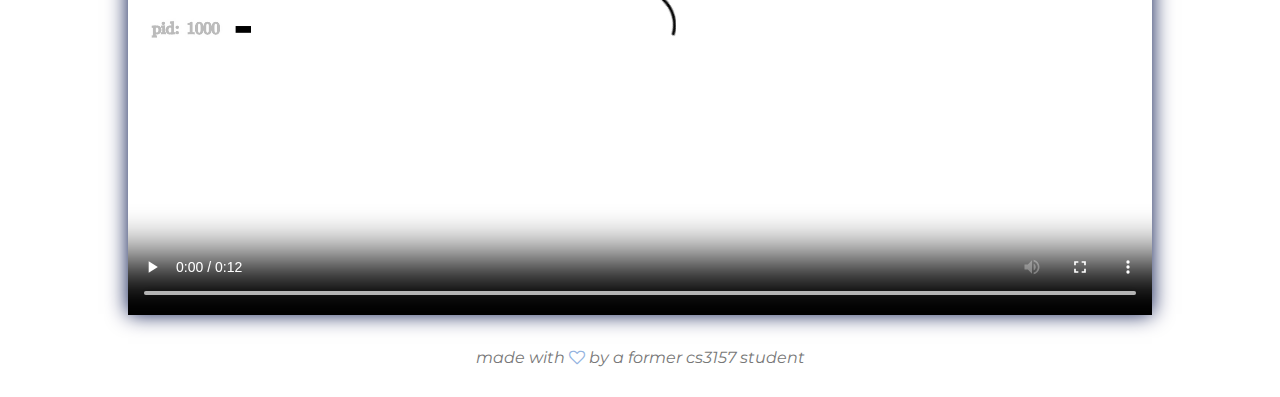
<file: simple-waitpid.html>
<!DOCTYPE html>
<html>
   <head>
        <meta name = "viewport" content = "with=device-width, inital-scale=1.0">
        <title> Build in HTML</title> 
        <link rel="stylesheet" href="styles.css" /> 
        <link rel="preconnect" href="https://fonts.googleapis.com"> 
        <link rel="preconnect" href="https://fonts.gstatic.com" crossorigin>
        <link href="https://fonts.googleapis.com/css2?family=Montserrat:wght@100;400&display=swap" rel="stylesheet">
        <link rel="stylesheet" href="https://stackpath.bootstrapcdn.com/font-awesome/4.7.0/css/font-awesome.min.css">
        <meta charset="UTF-8" />
    </head>
    <body>
        <section class = "sub-header">
            <nav>
               <a href="index.html"><img src="images/logo.png"></a>
               <div class = "nav-links" id="navLinks">
                   <i class="fa fa-times-circle" onclick="hideMenu()"></i>
                    <ul>
                        <li><a href="about-fork.html">About fork() in C</a></li>
                        <li><a href="examples.html"> Animated Examples</a></li>
                        <li><a href="resources.html">More Resources</a></li>
                    </ul>
                </div>
                <i class="fa fa-bars" onclick="showMenu()"></i>
            </nav>
            <h1>Animated Example #4</h1>
        </section>
        
        <!---Videoplayer-->
        <section class = "video-player">
            <div class="row">
                <div class="vid-col">
                   <img src="images/code-images/simplewait.png">
                </div>

                <div class="vid-col">
                  <h1>A Simple Wait</h1>
                  <p>Notice the effect of the waitpid() call on the parent process: after the parent calls waitpid(), it "waits" for the child process to terminate before it continues to execute the subsequent lines of code. Read more about the waitpid() function at the <a href="https://linux.die.net/man/2/waitpid"> Linux Man Page</a>. Try to hand trace the output of this code by drawing a fork diagram, keeping track of each process and their function calls. When you're ready to check your answer, press the button below and watch the animation to see how I draw a fork diagram for this program.</p>
                  <div class="output">
                      <a class="blue-btn" onclick="showO()">Show Answer</a>
                      <a class="blue-btn" onclick="hideO()">Hide Answer</a>
                      <p id="revoutput">I'm the child!<br>I'm the parent, and I'm done waiting!<br><br>The output for this program is fixed. This means that the order of the output does not change from one run to another because waitpid() essentially adds "order" to the printf() statements.</p>
                  </div>
                </div>
            </div>
            <h4>Now, click play to watch an animated visualization of this program. I choose to represent each process with a horizontal line, and each fork() call with a vertical line. Pay special attention to how the waitpid() call affects the parent process: </h4>
            <video controls>
                <source src = "videos/simplewaitpid.mov" type="video/mp4">
            </video>
        </section>

        <!---footer-->
        <section class = "footer"> 
            <p><em>made with <i class="fa fa-heart-o"></i> by a former cs3157 student</em></p>
        </section>
         
        <!--- javaScript for Toggle Menu --->
        <script>
            var navLinks = document.getElementById("navLinks");
            function showMenu(){
                navLinks.style.right = "0px";
            }
            function hideMenu(){
                navLinks.style.right = "-200px";
            }
        </script>

        <!--- javaScript for the toggle menu--->
        <script type="text/javascript" src="js/show-hide.js"></script>
        <!--- javaScript for revealing output--->
        <script type="text/javascript" src="js/reveal-output.js"></script>
    </body>
</html>
</file>
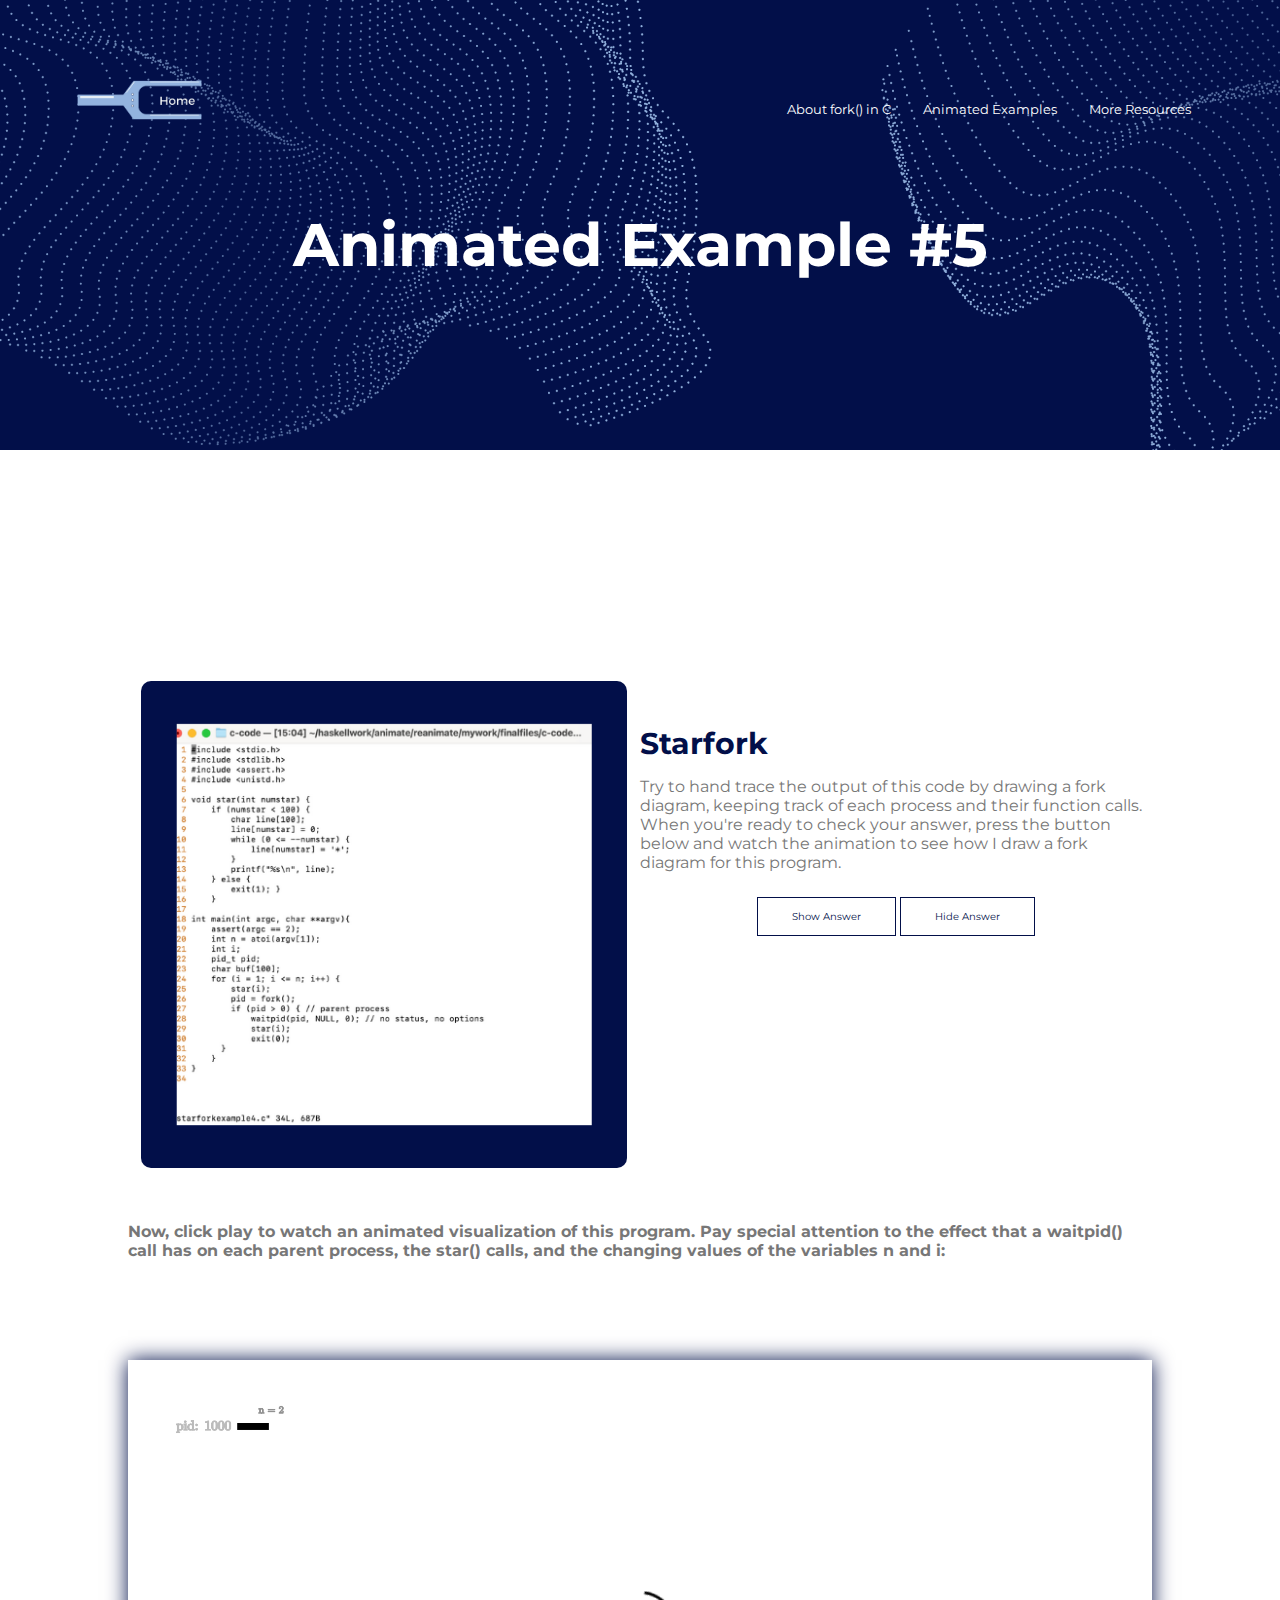
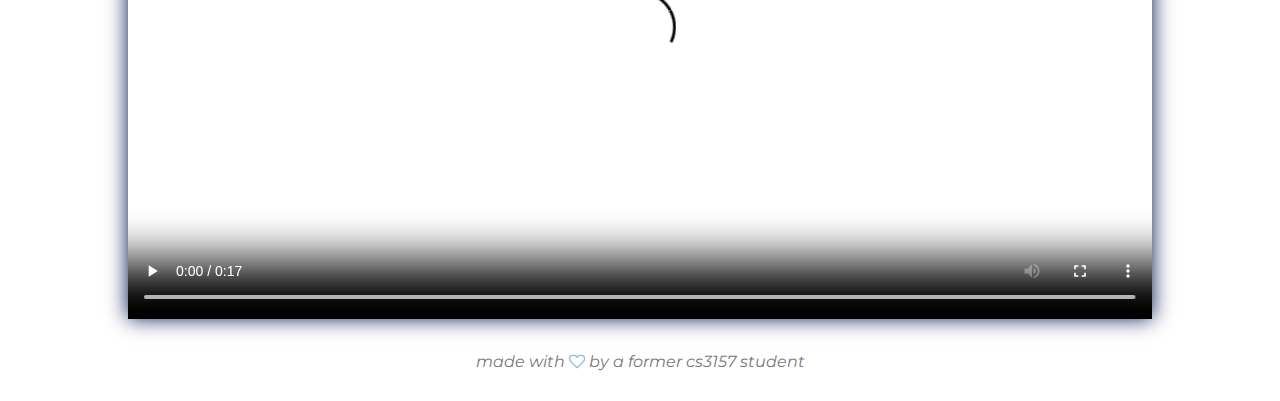
<file: starfork.html>
<!DOCTYPE html>
<html>
   <head>
        <meta name = "viewport" content = "with=device-width, inital-scale=1.0">
        <title> Build in HTML</title> 
        <link rel="stylesheet" href="styles.css" /> 
        <link rel="preconnect" href="https://fonts.googleapis.com"> 
        <link rel="preconnect" href="https://fonts.gstatic.com" crossorigin>
        <link href="https://fonts.googleapis.com/css2?family=Montserrat:wght@100;400&display=swap" rel="stylesheet">
        <link rel="stylesheet" href="https://stackpath.bootstrapcdn.com/font-awesome/4.7.0/css/font-awesome.min.css">
        <meta charset="UTF-8" />
    </head>
    <body>
        <section class = "sub-header">
            <nav>
               <a href="index.html"><img src="images/logo.png"></a>
                <div class = "nav-links" id="navLinks">
                   <i class="fa fa-times-circle" onclick="hideMenu()"></i>
                    <ul>
                        <li><a href="about-fork.html">About fork() in C</a></li>
                        <li><a href="examples.html"> Animated Examples</a></li>
                        <li><a href="resources.html">More Resources</a></li>
                    </ul>
                </div>
                <i class="fa fa-bars" onclick="showMenu()"></i>
            </nav>
            <h1>Animated Example #5</h1>
        </section>
        
       
         <!---Videoplayer-->
         <section class = "video-player">
              <div class="row">
                <div class="vid-col">
                   <img src="images/code-images/starfork.png">
                </div>
                <div class="vid-col">
                  <h1>Starfork</h1>
                  <p>Try to hand trace the output of this code by drawing a fork diagram, keeping track of each process and their function calls. When you're ready to check your answer, press the button below and watch the animation to see how I draw a fork diagram for this program.</p>
                  <div class="output">
                    <a class="blue-btn" onclick="showO()">Show Answer</a>
                    <a class="blue-btn" onclick="hideO()">Hide Answer</a>
                    <p id="revoutput">*<br>**<br>**<br>*<br><br>The output for this program is fixed. This means that the order of the output does not change from one run to another because waitpid() essentially adds "order" to the star() calls.</p>
                 </div>
                </div>
              </div>
              <h4>Now, click play to watch an animated visualization of this program. Pay special attention to the effect that a waitpid() call has on each parent process, the star() calls, and the changing values of the variables n and i:</h4>
              <video controls>
                    <source src = "videos/starfork.mov" type="video/mp4">
              </video>
          
        </section>

           <!---footer-->
           <section class = "footer"> 
            <p><em>made with <i class="fa fa-heart-o"></i> by a former cs3157 student</em></p>
        </section>
         
         <!--- javaScript for Toggle Menu--->
         <script type="text/javascript" src="js/show-hide.js"></script>
         <!--- javaScript for revealing output--->
        <script type="text/javascript" src="js/reveal-output.js"></script>
     </body>
 </html>
</file>
<file: styles.css>
*{
    margin: 0;
    padding: 0;
    font-family: 'Montserrat', sans-serif;
}

.header{
    min-height:100vh;
    width:100%;
    background-image: url("images/title-image.png");
    background-position: center;
    background-size: cover;
    position: relative;
}

nav{
    display: flex;
    padding: 0% 6%;
    justify-content: space-between;
    align-items: center;

}

nav img{
    width: 200px;
}

nav img:hover{
    transform: translateY(-6px);
    transition: 1s;
}

.nav-links{
    flex: 1;
    text-align: right;
}

.nav-links ul li{
    list-style: none;
    display: inline-block;
    padding: 8px 12px;
    position: relative;
}

.nav-links ul li a{
    color: #fff;
    text-decoration: none;
    font-size: 13px;
}

.nav-links ul li::after{
    content: '';
    width: 0%;
    height: 2px;
    background: #93B3DF;
    display: block;
    margin: auto;
    transition: 0.5s;
}

.nav-links ul li:hover::after{
    width: 100%;
}

.title-page-text{
    width: 90%;
    color: #fff;
    position: absolute;
    top: 50%;
    left: 50%;
    transform: translate(-50%, -50%);
    text-align: left;
}

.title-page-text h1{
    font-size: 62px;
}

.title-page-text p{
    margin: 10px 0 40px;
    font-size: 14px;
    color: #fff;
}

.btn{
   display: inline-block;
   text-decoration: none;
   color: #fff;
   border: 1px solid #fff;
   padding: 12px 34px;
   font-size: 10px;
   background: transparent;
   position: relative;
   cursor: pointer;

}

.btn:hover{
    border: 1px solid #93B3DF;
    background: #93B3DF;
    transition: 1s;
}

nav .fa{
     display: none;
}

@media(max-width: 700px){
    .title-page-text h1{
        font-size: 20px;
    }
    .nav-links ul li{
        display: block;
    }
    .nav-links{
        position: absolute;
        background: #93B3DF;
        height: 100vh;
        width: 200px;
        top: 0;
        right: -200px;
        text-align: left;
        z-index: 2;
        transition: 1s;
    }
    
    nav .fa{
        display: block;
        color: #fff;
        margin: 10px;
        font-size: 22px;
        cursor: pointer;

    }

    .nav-links ul{
        padding: 30px;
    } 
}

/*---------how to use this resource section------*/
.how-to{
     width: 80%;
     margin: auto;
     text-align: center;
     padding-top: 100px;
}

.how-to h1{
     color: #020F49;
     font-size: 36px;
     font-weight: 600;
}

.how-to p{
     color:#777;
     font-size: 14px;
     font-weight: 300;
     line-height: 22px;
     padding: 10px;
}

.row{
     margin-top: 5%;
     display: flex;
     justify-content: space-between;
}

.course-col{
     flex-basis: 31%;
     background: #020F49;
     border-radius: 10px;
     margin-bottom: 5%;
     padding: 20px 12px;
     box-sizing: border-box;
}

.course-col h3{
     text-align: center;
     font-weight: 600;
     margin: 10px 0;
     color: #fff;
}

.course-col p{
     color: #fff;
}

 .course-col:hover{
     box-shadow: 0 0 20px #93B3DF;
}

@media(max-width: 700px){
    .row{
         flex-direction: column;
    }
}

/*---------resource section in "more resources" page-----*/
.resources{
     width: 80%;
     margin: auto;
     text-align: center;
     padding-top: 50ox;
}

.resources-col{
     flex-basis: 32%;
     border-radius: 10px;
     margin-bottom: 30px;
     position: relative;
     overflow: hidden;
}

.resources-col img{
     width: 100%;
     display: block;
}

.layer{
     background: transparent;
     height: 100%;
     width: 100%;
     position: absolute;
     top: 0;
     left: 0;
     transition: 0.5s;
}

.layer:hover{
    background:#93B3DF;
}
 
.layer h3{
     width: 100%;
     font-weight: 500;
     color: #fff;
     font-size: 20px;
     bottom: 0;
     left: 50%;
     transform: translateX(-50%);
     position: absolute;
     opacity: 0;
     transition: 0.5s;
}

.layer:hover h3{
     bottom: 49%;
     opacity: 1;
}

.layer a{
     color:#fff;
}

/*----examples page----*/
.examples{
     width:80%;
     margin: auto;
     text-align: center;
     padding-top: 100px;
}

.examples-col{
     flex-basis: 31%;
     border-radius: 10px;
     margin-bottom: 5%;
     text-align: left;
}

.examples-col img{
     width: 100%;
     border-radius: 10px;
}

.examples-col p{
    padding:0;
    color:#777;
}

.examples-col h3{
     margin-top: 16px;
     margin-bottom: 15px;
     text-align: left;
}

.examples-col a{
     color:#020F49;
}

/* --- footer ----*/
.footer{
     width: 100%;
     text-align: center;
     padding: 30px 0;
}

.footer p{
     color:#777;
    
}

.fa-heart-o{
     color:#93B3DF;
}

/*--- about fork page ----*/
.sub-header{
     height: 50vh;
     width: 100%;
     background-image: url(images/about-fork-bck.png);
     background-position: center;
     background-size: cover;
     text-align: center;
     color: #fff;
     font-size: 30px;
}

.about-fork{
    width: 80%;
    margin: auto;
    padding-top: 80px;
    padding-bottom: 50px;
}

.about-col{
    flex-basis: 48%;
    padding: 30px 2px;
}

.about-col img{
    width: 100%;
    text-align: center;
    border-radius: 10px;
}

.about-col h1{
    color:#020F49;
    font-size: 30px;
    padding-top: 0;
}

.about-col p{
    color:#777;
    padding: 15px 0 25px;
}

.about-col a{
    color:#020F49;
}

/*-----video player page---*/
.video-player{
    width:80%;
    margin: auto;
    text-align: center;
    padding-top: 100px;
}

.vid-col{
    width: 80%;
    margin: auto;
    padding-top: 80px;
    padding-bottom: 50px;
}

.vid-col h1{
    text-align: left;
    color:#020F49;
    font-size: 30px;
    padding-top: 0;
}

.vid-col p{
    color:#777;
    padding: 15px 0 25px;
    text-align: left;
}

.vid-col img{
    width: 95%;
    text-align: center;
    border-radius: 10px;
}

.video-player video{
    margin-top: 100px;
    width: 100%;
    box-shadow: 0 0 20px #020F49;
}

.video-player h4{
    text-align: left;
    color:#777;
}

.output{
    flex:auto;
}

.output p {
    text-align: left;
    color: #fff;
}

.blue-btn{
    display: inline-block;
    text-decoration: none;
    color: #020F49;
    border: 1px solid #020F49;
    padding: 12px 34px;
    font-size: 10px;
    background: transparent;
    cursor: pointer;
 
}
 
.blue-btn:hover{
     border: 1px solid #93B3DF;
     background: #93B3DF;
     transition: 1s;
  
}
</file>
